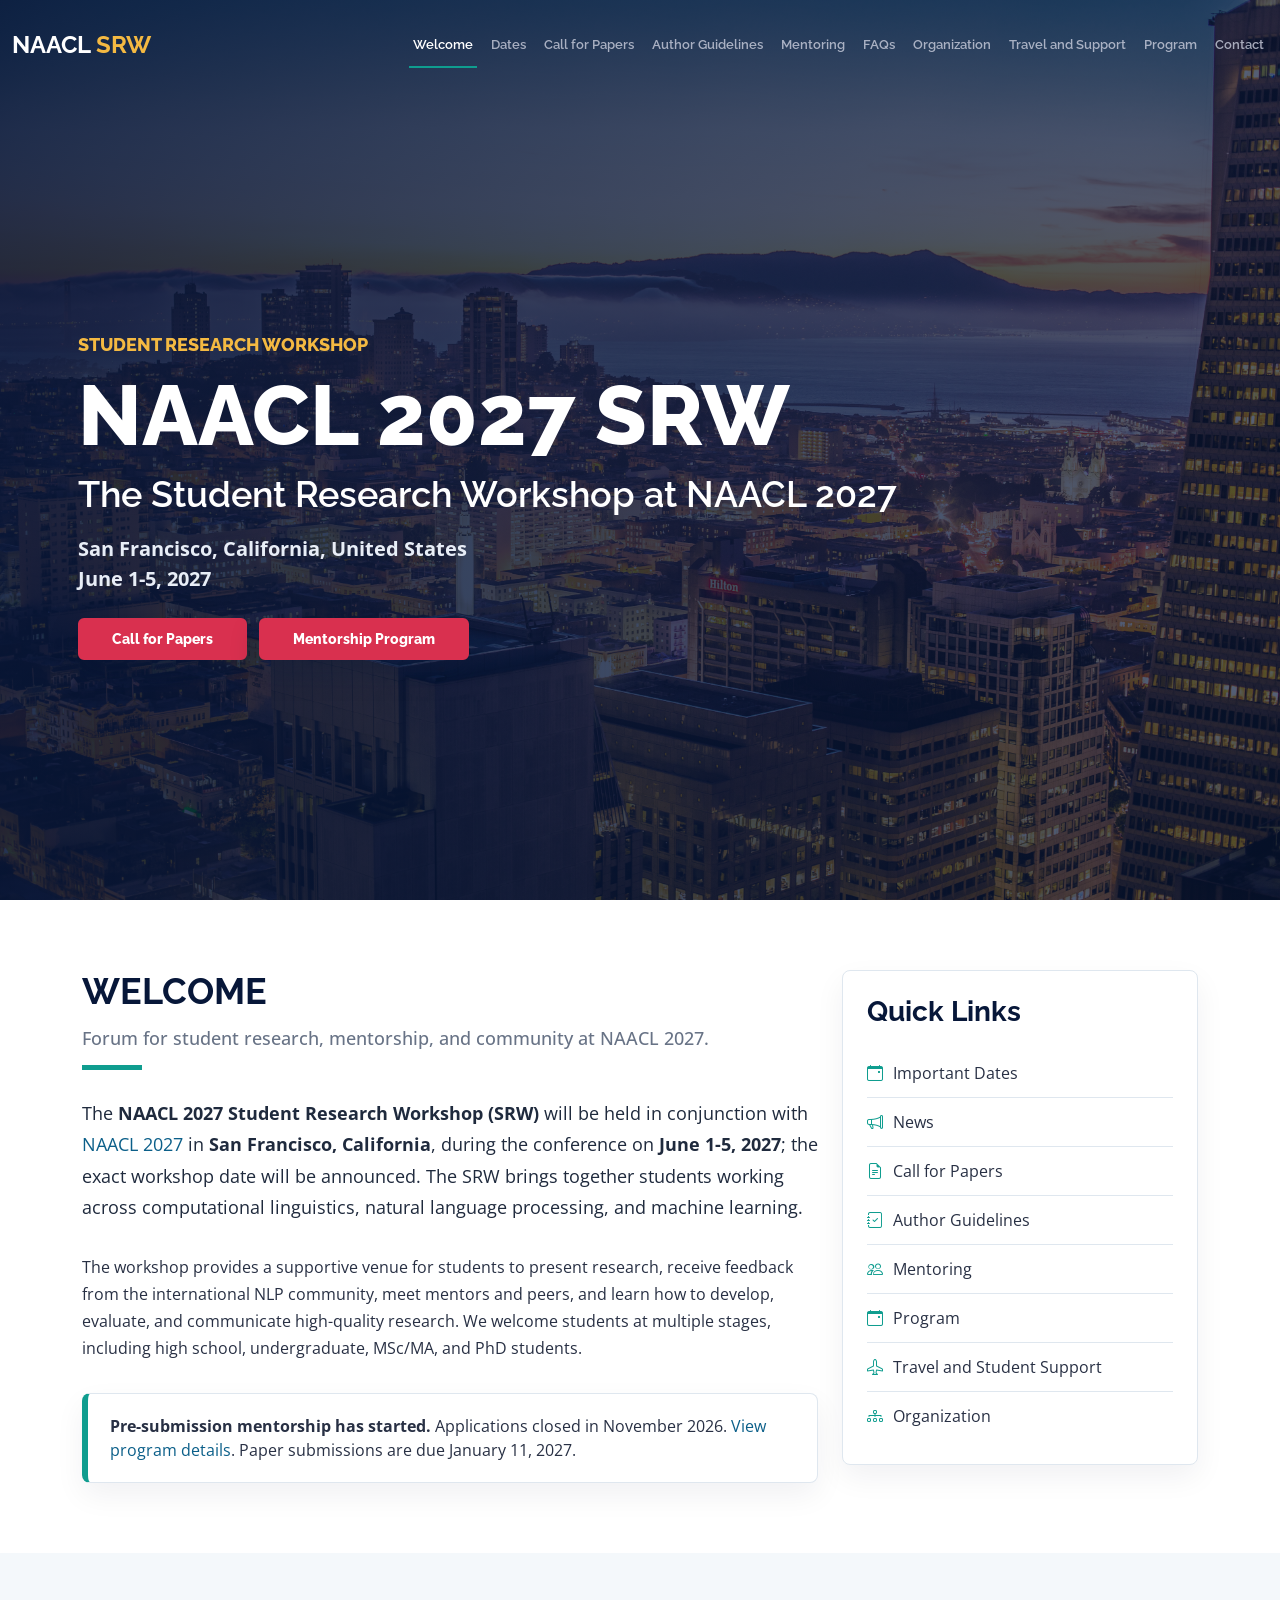
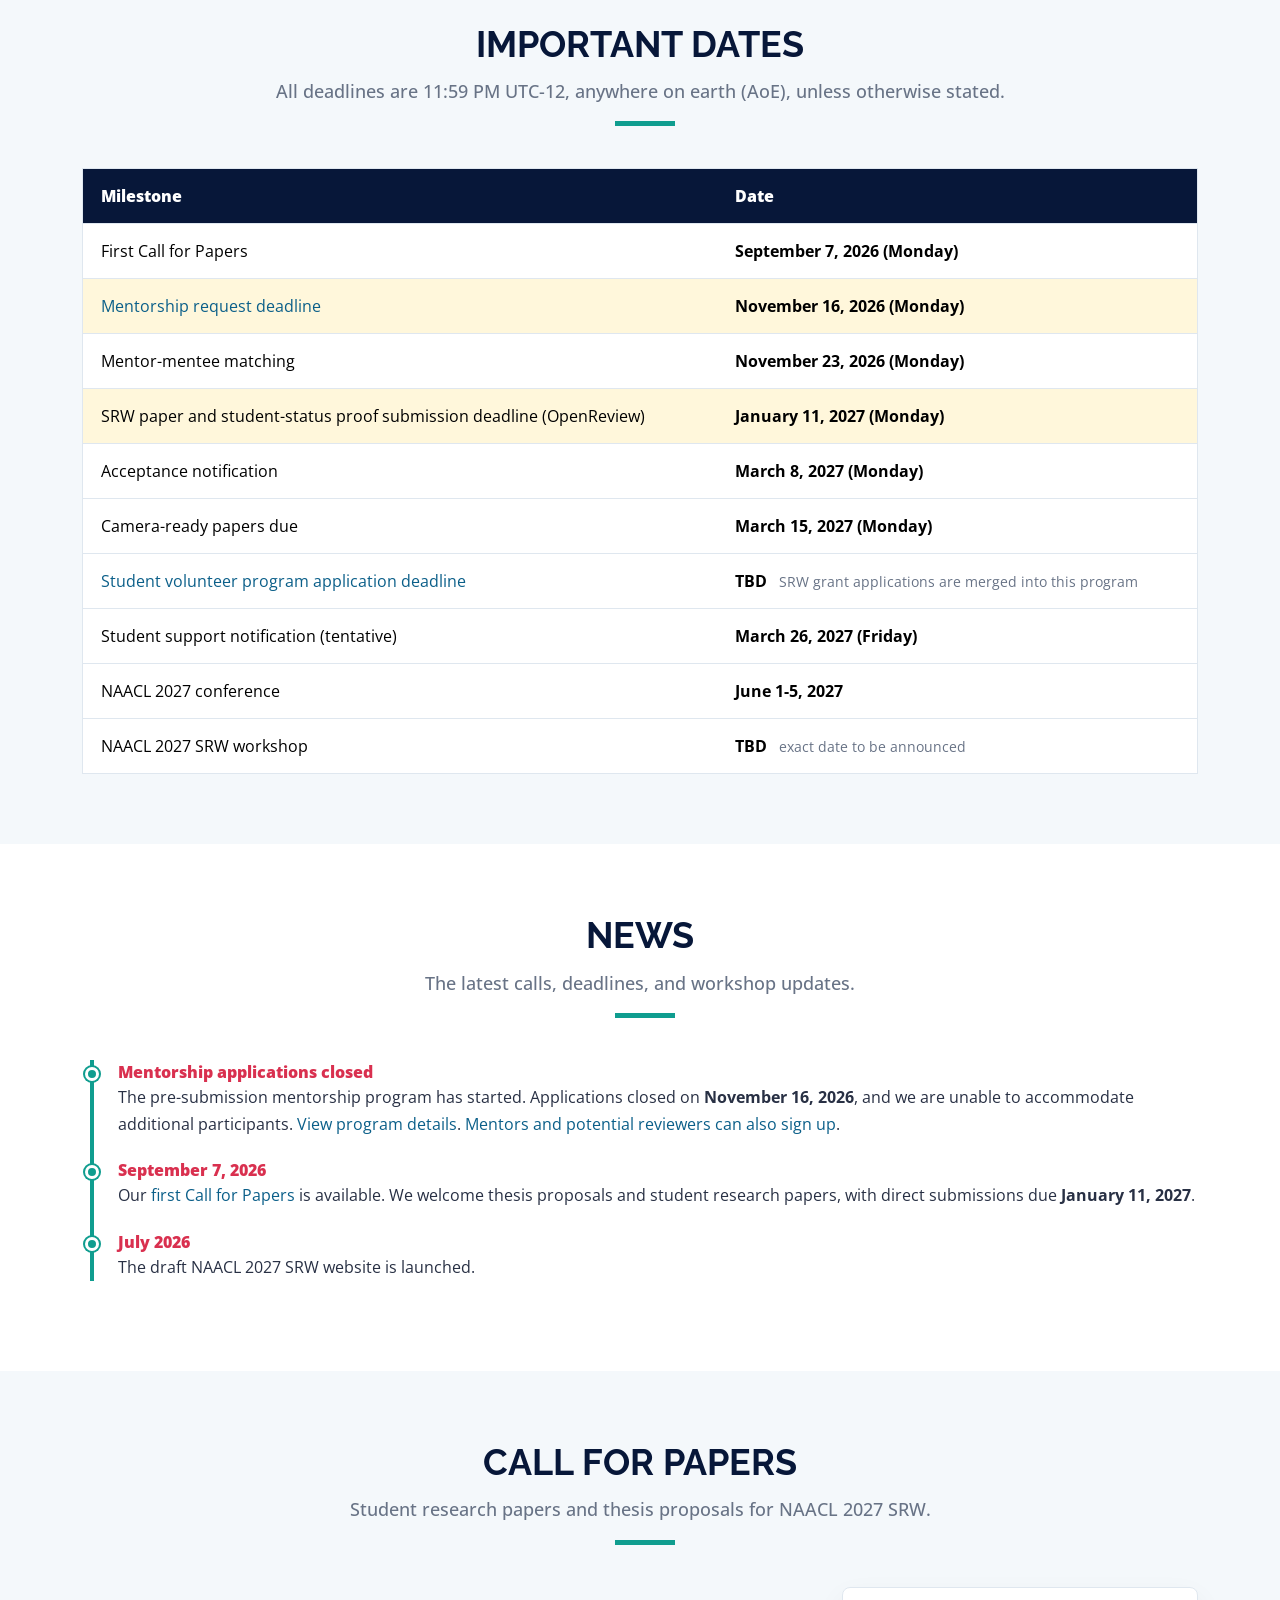
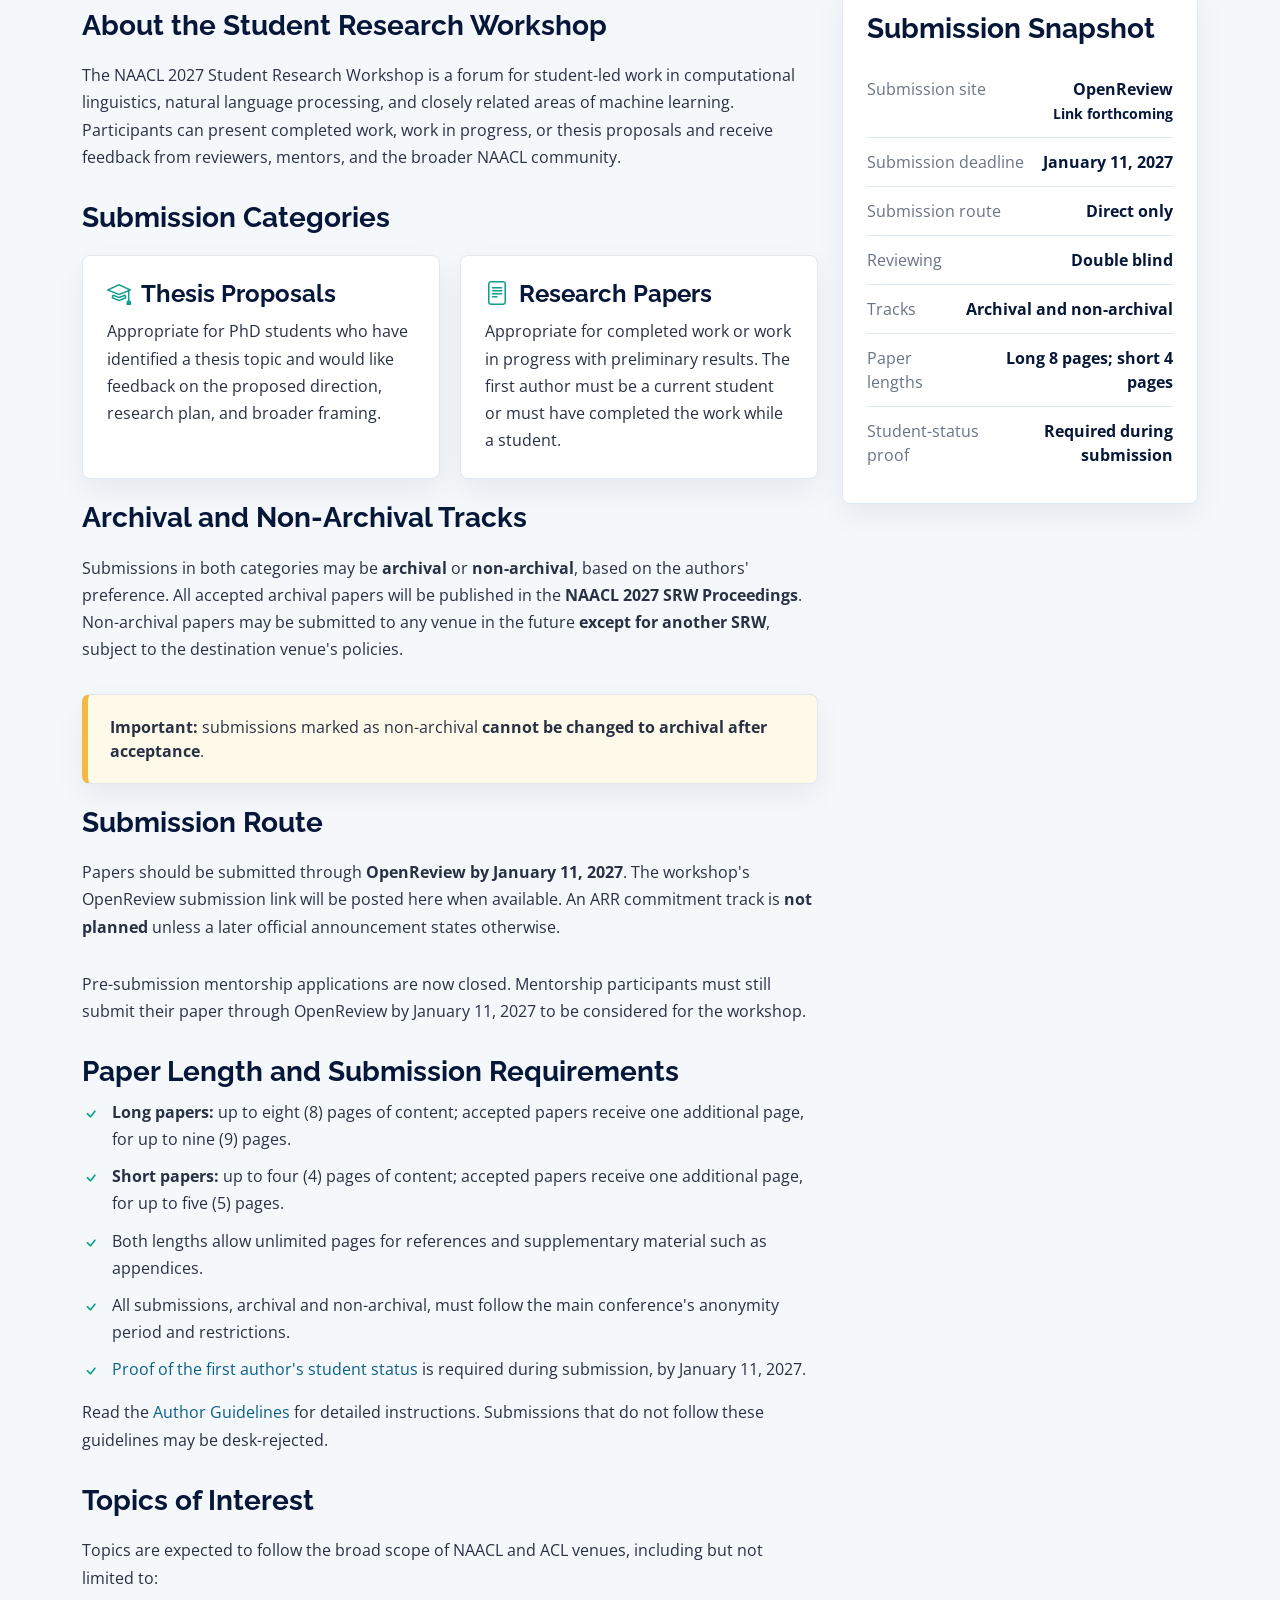
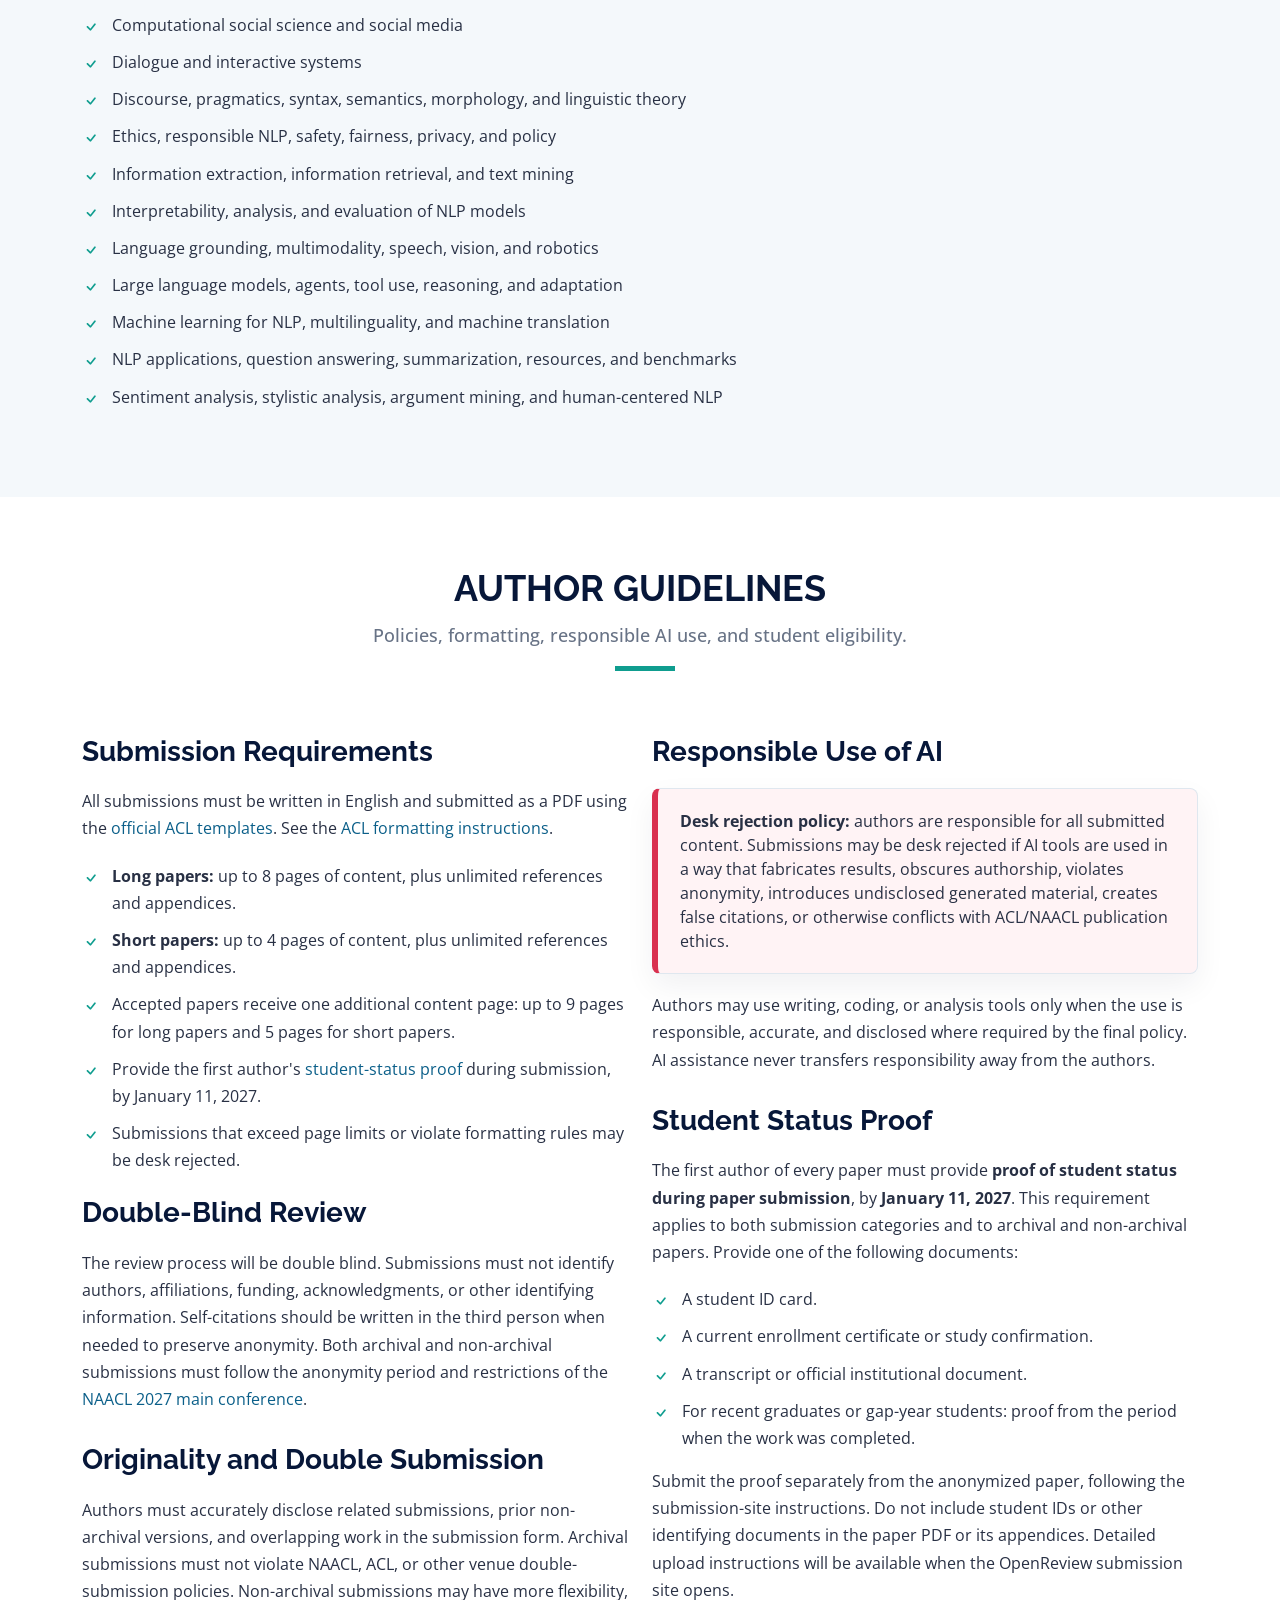
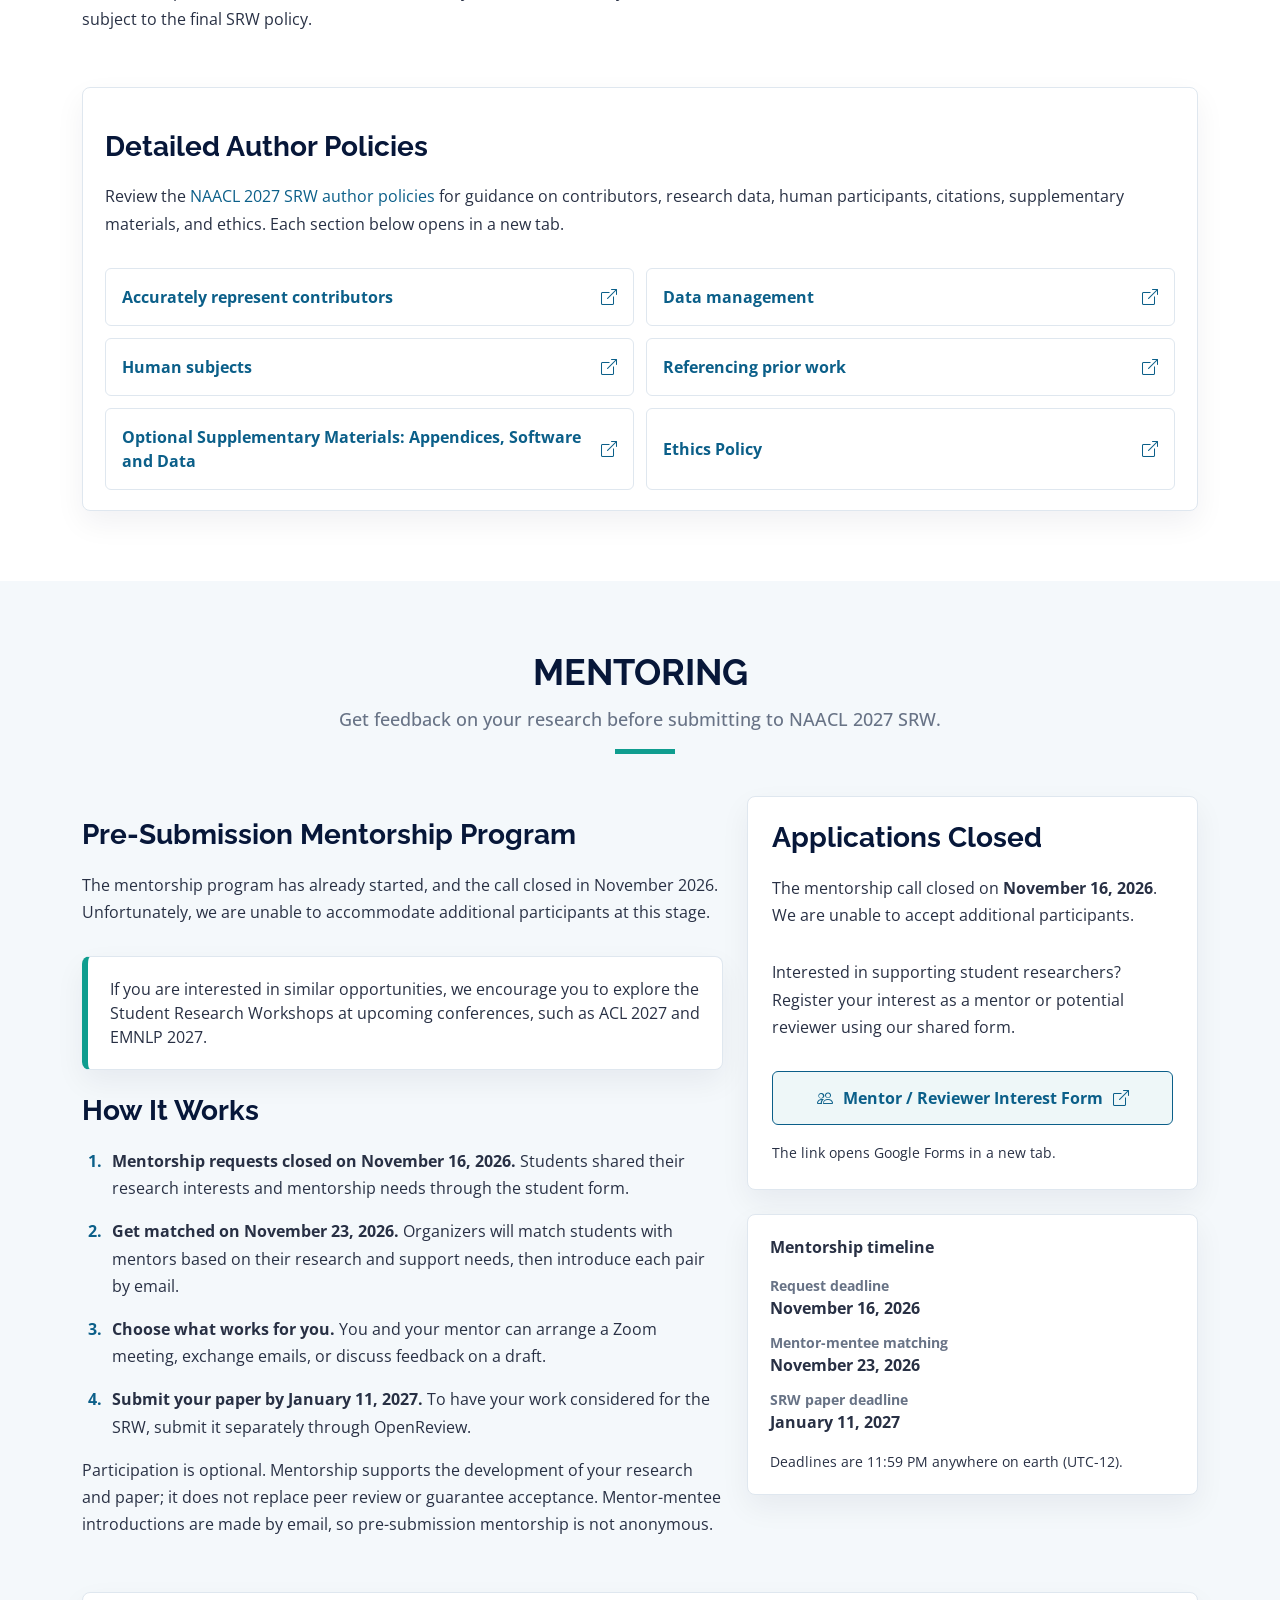
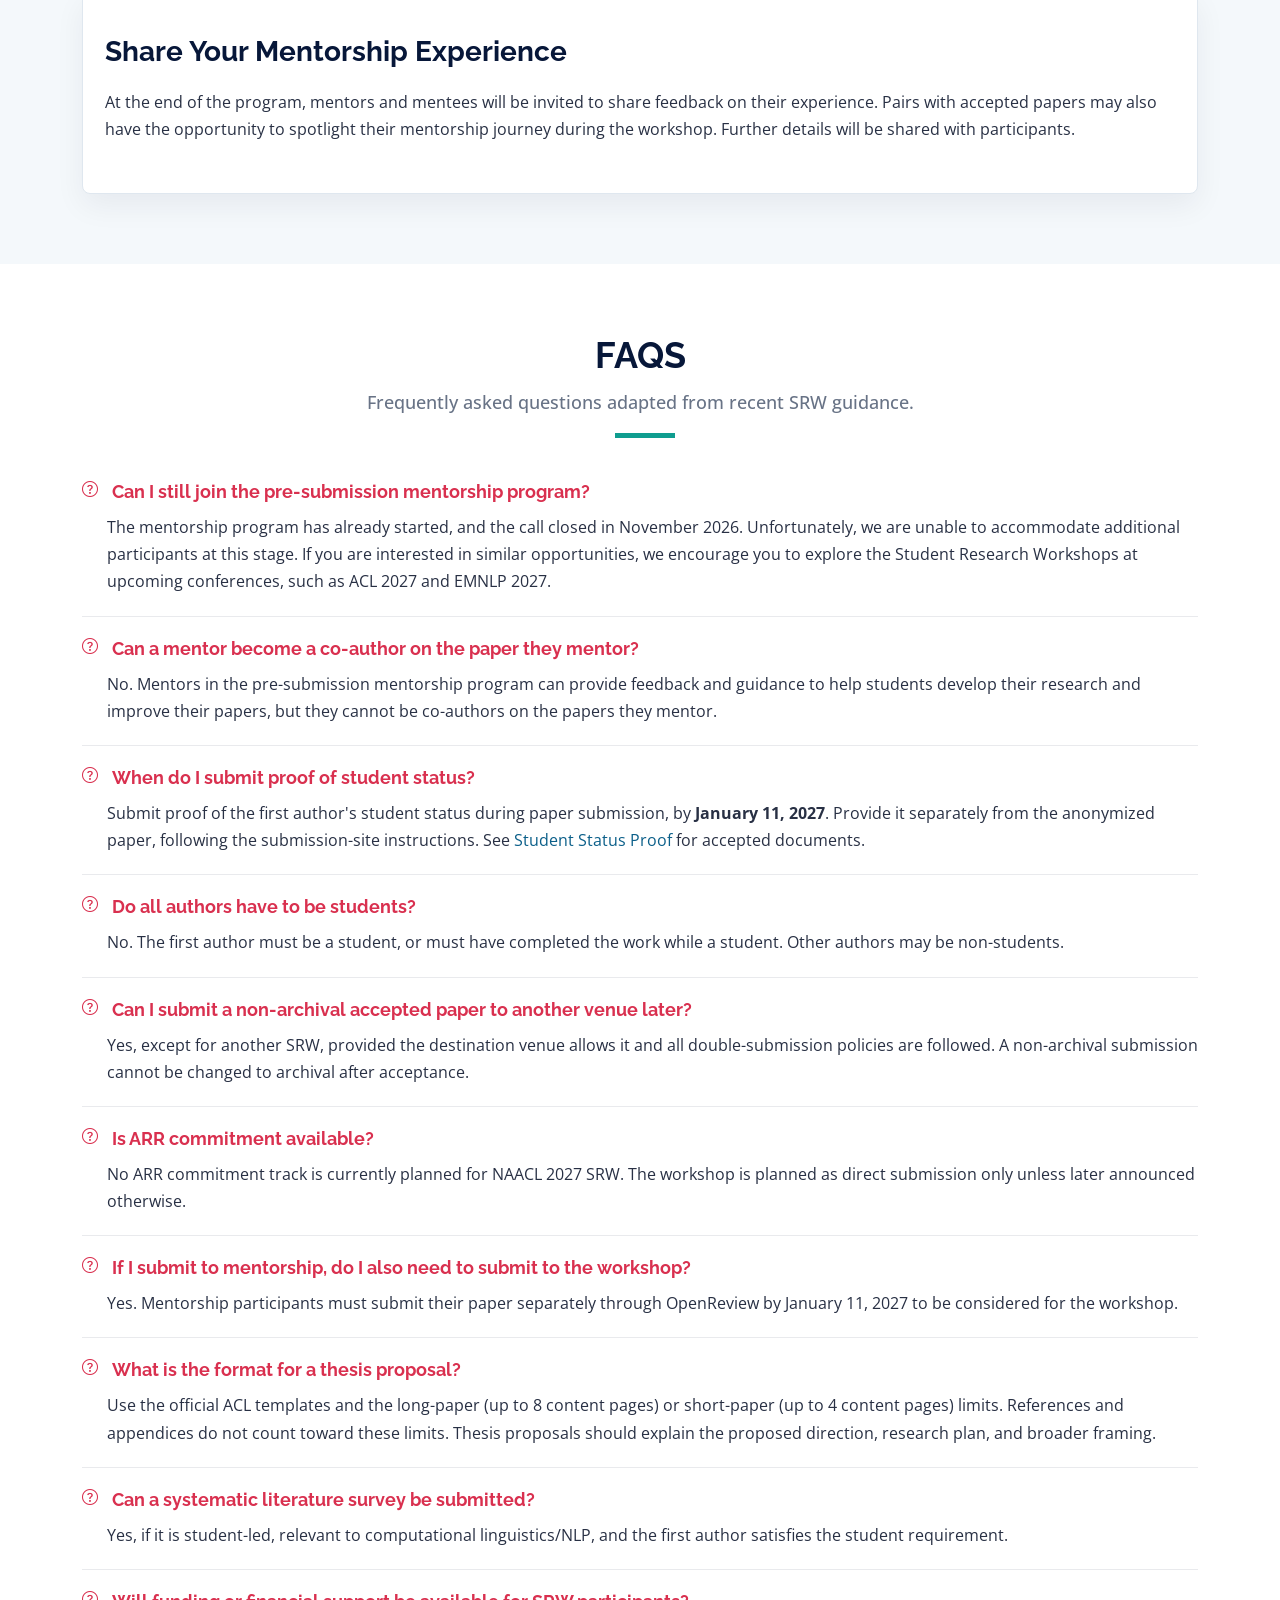
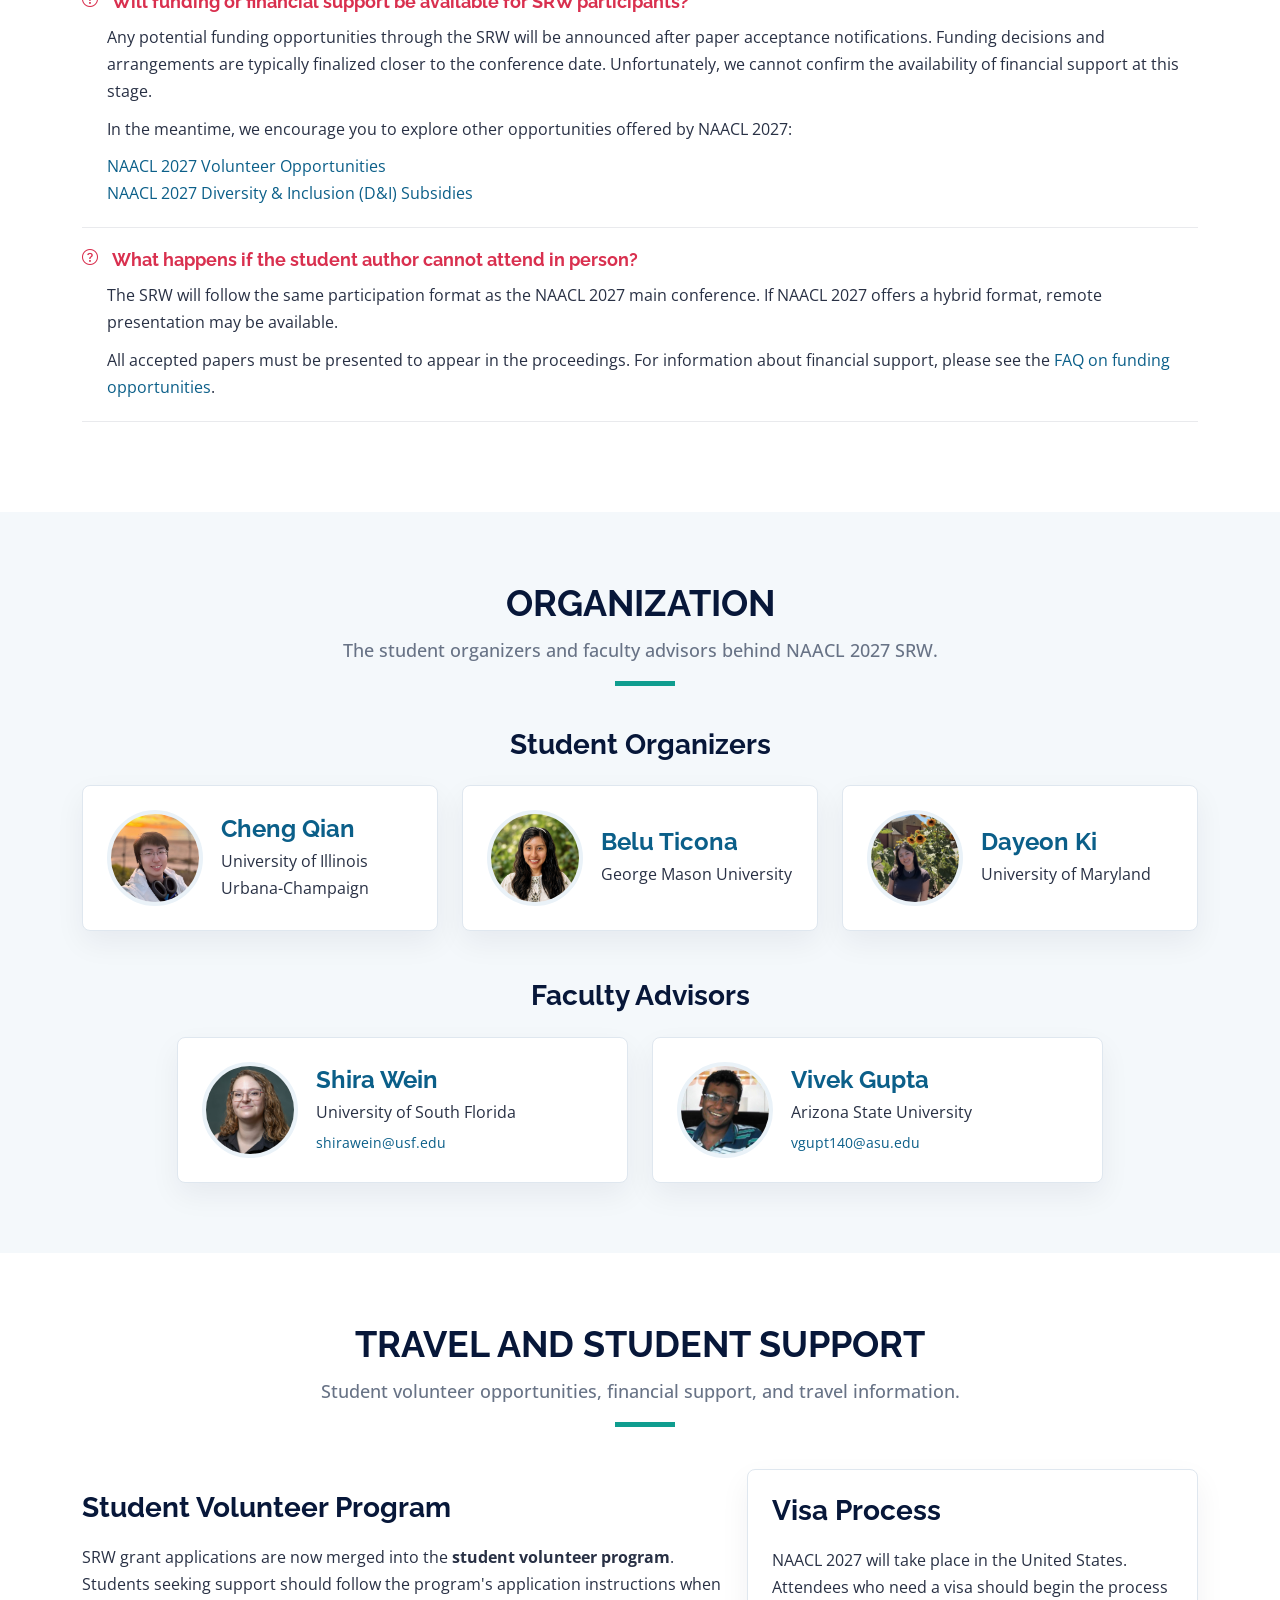
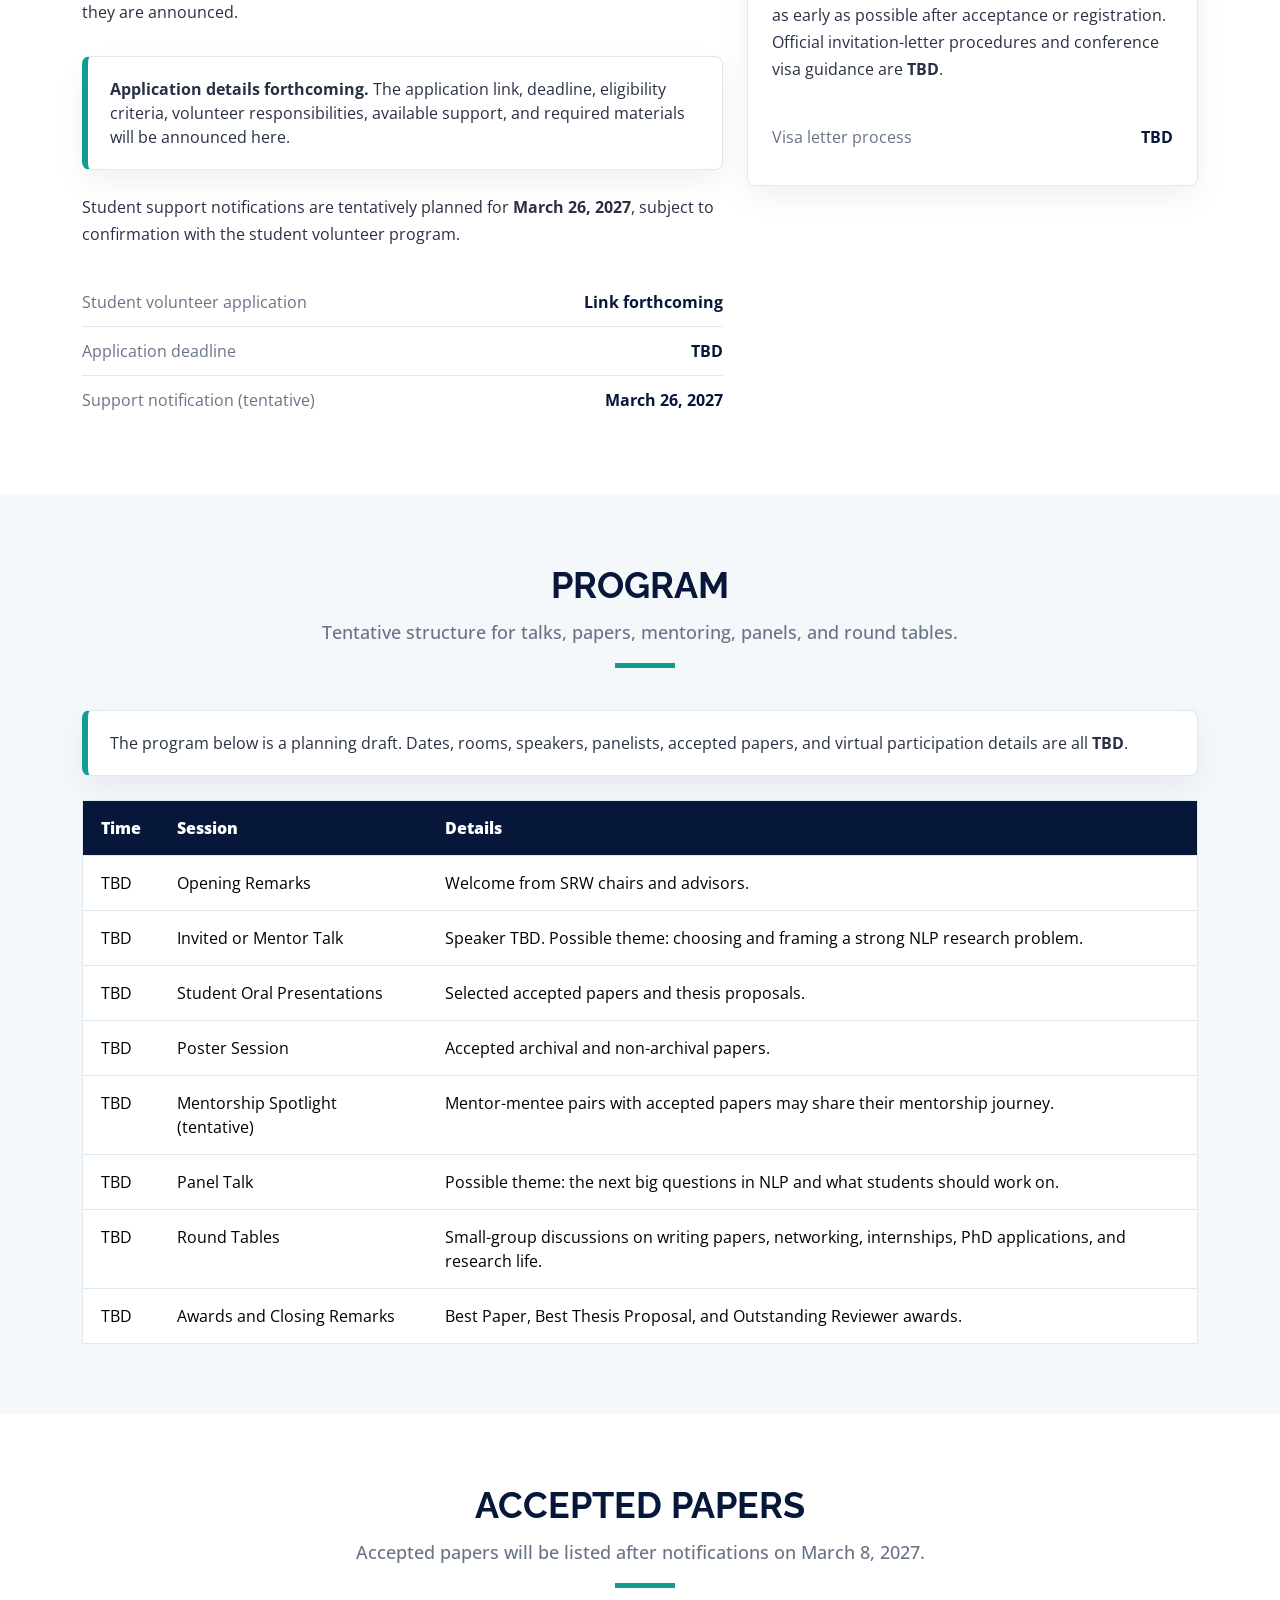
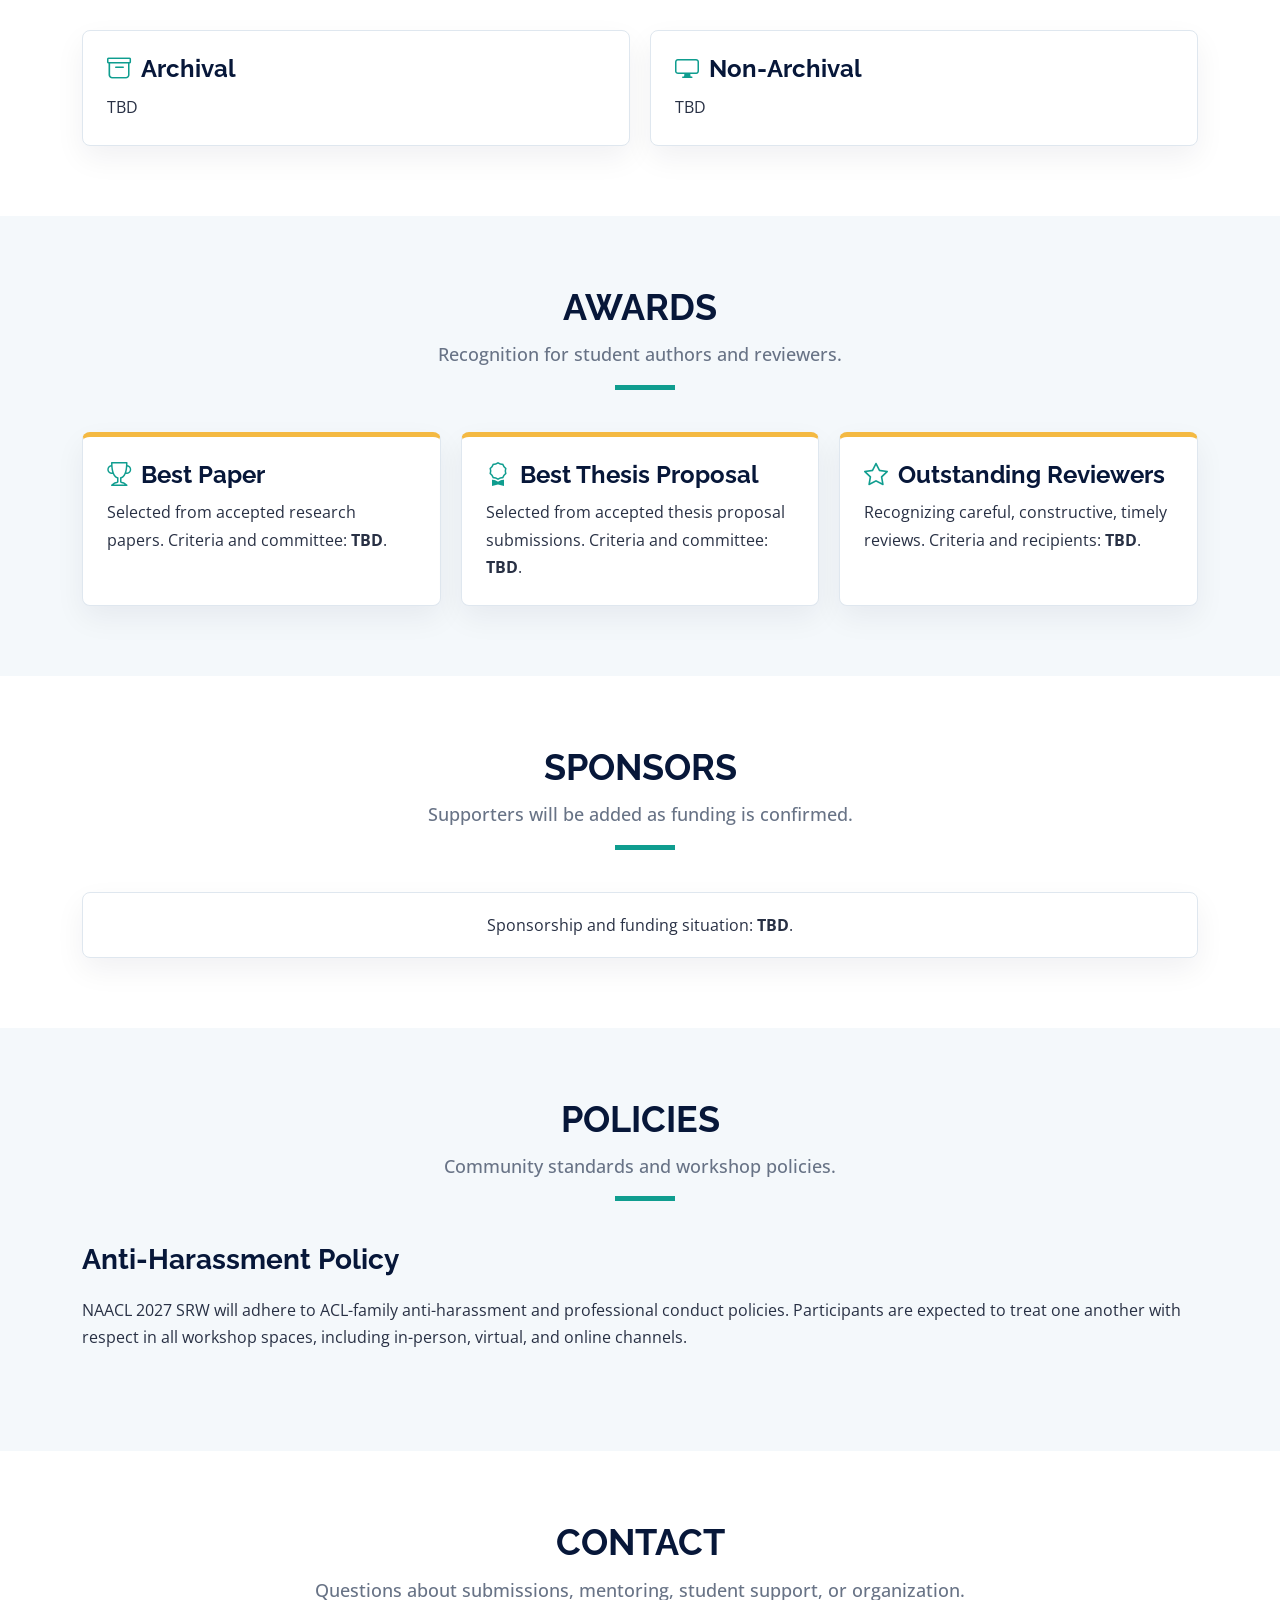
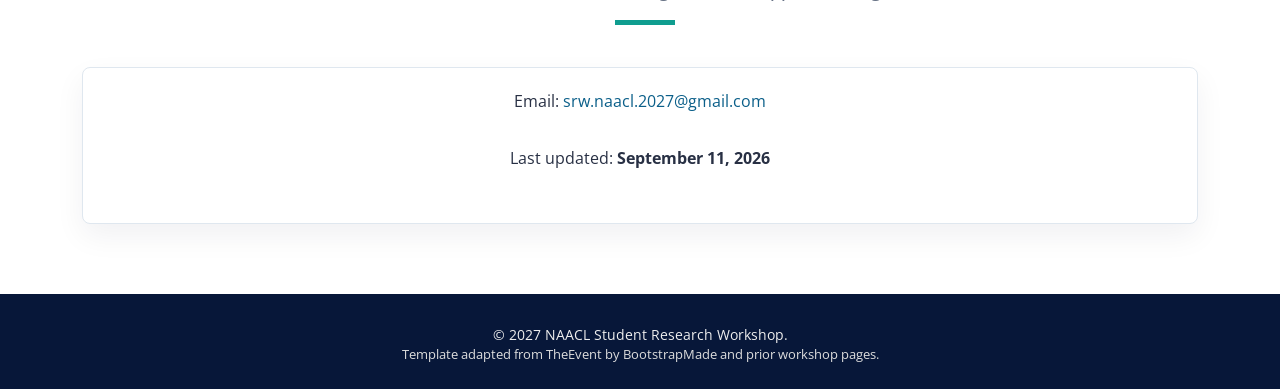
<file: index.html>
<!DOCTYPE html>
<html lang="en">

<head>
  <meta charset="utf-8">
  <meta content="width=device-width, initial-scale=1.0" name="viewport">

  <title>NAACL 2027 Student Research Workshop</title>
  <meta content="The NAACL 2027 Student Research Workshop, co-located with NAACL 2027 in San Francisco, California." name="description">
  <meta content="NAACL 2027, Student Research Workshop, SRW, NLP, computational linguistics, mentorship" name="keywords">

  <link href="assets/img/others/acl.png" rel="icon">
  <link href="assets/img/others/acl.png" rel="apple-touch-icon">

  <link href="https://fonts.googleapis.com/css?family=Open+Sans:300,300i,400,400i,700,700i|Raleway:300,400,500,700,800" rel="stylesheet">

  <link href="assets/vendor/aos/aos.css" rel="stylesheet">
  <link href="assets/vendor/bootstrap/css/bootstrap.min.css" rel="stylesheet">
  <link href="assets/vendor/bootstrap-icons/bootstrap-icons.css" rel="stylesheet">
  <link href="assets/vendor/glightbox/css/glightbox.min.css" rel="stylesheet">
  <link href="assets/vendor/swiper/swiper-bundle.min.css" rel="stylesheet">

  <link href="assets/css/style.css" rel="stylesheet">
</head>

<body>

  <header id="header" class="d-flex align-items-center">
    <div class="container-fluid container-xxl d-flex align-items-center">
      <div id="logo" class="me-auto">
        <h1><a href="#hero">NAACL<span> SRW</span></a></h1>
      </div>

      <nav id="navbar" class="navbar order-last order-lg-0">
        <ul>
          <li><a class="nav-link scrollto active" href="#hero">Welcome</a></li>
          <li><a class="nav-link scrollto" href="#dates">Dates</a></li>
          <li><a class="nav-link scrollto" href="#cfp">Call for Papers</a></li>
          <li><a class="nav-link scrollto" href="#author-guidelines">Author Guidelines</a></li>
          <li><a class="nav-link scrollto" href="#mentoring">Mentoring</a></li>
          <li><a class="nav-link scrollto" href="#faq">FAQs</a></li>
          <li><a class="nav-link scrollto" href="#organization">Organization</a></li>
          <li><a class="nav-link scrollto" href="#travel-grants">Travel and Support</a></li>
          <li><a class="nav-link scrollto" href="#program">Program</a></li>
          <li><a class="nav-link scrollto" href="#contact">Contact</a></li>
        </ul>
        <i class="bi bi-list mobile-nav-toggle"></i>
      </nav>
    </div>
  </header>

  <section id="hero">
    <div class="hero-container" data-aos="zoom-in" data-aos-delay="150">
      <p class="hero-kicker">Student Research Workshop</p>
      <h1>NAACL 2027 SRW</h1>
      <h2>The Student Research Workshop at NAACL 2027</h2>
      <p class="hero-location">
        San Francisco, California, United States<br>
        June 1-5, 2027
      </p>
      <div class="hero-actions">
        <a class="about-btn scrollto" href="#cfp">Call for Papers</a>
        <a class="about-btn scrollto" href="#mentoring">Mentorship Program</a>
      </div>
    </div>
  </section>

  <main id="main">

    <section id="welcome" class="section-light">
      <div class="container" data-aos="fade-up">
        <div class="row gy-4 align-items-start">
          <div class="col-lg-8">
            <div class="section-header section-header-left">
              <h2>Welcome</h2>
              <p>Forum for student research, mentorship, and community at NAACL 2027.</p>
            </div>
            <p class="lead-copy">
              The <strong>NAACL 2027 Student Research Workshop (SRW)</strong> will be held in conjunction with
              <a href="https://2027.naacl.org/" target="_blank" rel="noopener noreferrer">NAACL 2027</a> in
              <strong>San Francisco, California</strong>, during the conference on <strong>June 1-5, 2027</strong>; the exact workshop date will be announced. The SRW brings together
              students working across computational linguistics, natural language processing, and machine learning.
            </p>
            <p>
              The workshop provides a supportive venue for students to present research, receive feedback from the
              international NLP community, meet mentors and peers, and learn how to develop, evaluate, and communicate
              high-quality research. We welcome students at multiple stages, including high school, undergraduate,
              MSc/MA, and PhD students.
            </p>
            <div class="notice-card accent-card">
              <strong>Pre-submission mentorship has started.</strong> Applications closed in November 2026.
              <a href="#mentoring">View program details</a>. Paper submissions are due January 11, 2027.
            </div>
          </div>
          <div class="col-lg-4">
            <div class="side-panel">
              <h3>Quick Links</h3>
              <a href="#dates"><i class="bi bi-calendar-event"></i> Important Dates</a>
              <a href="#news"><i class="bi bi-megaphone"></i> News</a>
              <a href="#cfp"><i class="bi bi-file-earmark-text"></i> Call for Papers</a>
              <a href="#author-guidelines"><i class="bi bi-journal-check"></i> Author Guidelines</a>
              <a href="#mentoring"><i class="bi bi-people"></i> Mentoring</a>
              <a href="#program"><i class="bi bi-calendar-event"></i> Program</a>
              <a href="#travel-grants"><i class="bi bi-airplane"></i> Travel and Student Support</a>
              <a href="#organization"><i class="bi bi-diagram-3"></i> Organization</a>
            </div>
          </div>
        </div>
      </div>
    </section>

    <section id="dates" class="section-with-bg">
      <div class="container" data-aos="fade-up">
        <div class="section-header">
          <h2>Important Dates</h2>
          <p>All deadlines are 11:59 PM UTC-12, anywhere on earth (AoE), unless otherwise stated.</p>
        </div>
        <div class="table-responsive">
          <table class="schedule-table table align-middle">
            <thead><tr><th scope="col">Milestone</th><th scope="col">Date</th></tr></thead>
            <tbody>
              <tr><td>First Call for Papers</td><td><strong>September 7, 2026 (Monday)</strong></td></tr>
              <tr class="highlight-row"><td><a href="#mentoring">Mentorship request deadline</a></td><td><strong>November 16, 2026 (Monday)</strong></td></tr>
              <tr><td>Mentor-mentee matching</td><td><strong>November 23, 2026 (Monday)</strong></td></tr>
              <tr class="highlight-row"><td>SRW paper and student-status proof submission deadline (OpenReview)</td><td><strong>January 11, 2027 (Monday)</strong></td></tr>
              <tr><td>Acceptance notification</td><td><strong>March 8, 2027 (Monday)</strong></td></tr>
              <tr><td>Camera-ready papers due</td><td><strong>March 15, 2027 (Monday)</strong></td></tr>
              <tr><td><a href="#travel-grants">Student volunteer program application deadline</a></td><td><strong>TBD</strong> <span class="muted-note">SRW grant applications are merged into this program</span></td></tr>
              <tr><td>Student support notification (tentative)</td><td><strong>March 26, 2027 (Friday)</strong></td></tr>
              <tr><td>NAACL 2027 conference</td><td><strong>June 1-5, 2027</strong></td></tr>
              <tr><td>NAACL 2027 SRW workshop</td><td><strong>TBD</strong> <span class="muted-note">exact date to be announced</span></td></tr>
            </tbody>
          </table>
        </div>
      </div>
    </section>

    <section id="news">
      <div class="container" data-aos="fade-up">
        <div class="section-header">
          <h2>News</h2>
          <p>The latest calls, deadlines, and workshop updates.</p>
        </div>
        <div class="timeline-list">
          <div class="timeline-item">
            <span>Mentorship applications closed</span>
            <p>The pre-submission mentorship program has started. Applications closed on <strong>November 16, 2026</strong>, and we are unable to accommodate additional participants. <a href="#mentoring">View program details</a>. <a href="https://docs.google.com/forms/d/e/1FAIpQLSfvZ0bjUWfC56kJcdPS6WUtGZrHaBPmIbcsY8Fpsv4SsEPKjg/viewform" target="_blank" rel="noopener noreferrer">Mentors and potential reviewers can also sign up</a>.</p>
          </div>
          <div class="timeline-item">
            <span>September 7, 2026</span>
            <p>Our <a href="#cfp">first Call for Papers</a> is available. We welcome thesis proposals and student research papers, with direct submissions due <strong>January 11, 2027</strong>.</p>
          </div>
          <div class="timeline-item">
            <span>July 2026</span>
            <p>The draft NAACL 2027 SRW website is launched.</p>
          </div>
        </div>
      </div>
    </section>

    <section id="cfp" class="section-with-bg">
      <div class="container" data-aos="fade-up">
        <div class="section-header">
          <h2>Call for Papers</h2>
          <p>Student research papers and thesis proposals for NAACL 2027 SRW.</p>
        </div>

        <div class="row gy-4">
          <div class="col-lg-8">
            <h3>About the Student Research Workshop</h3>
            <p>
              The NAACL 2027 Student Research Workshop is a forum for student-led work in computational linguistics,
              natural language processing, and closely related areas of machine learning. Participants can present
              completed work, work in progress, or thesis proposals and receive feedback from reviewers, mentors, and
              the broader NAACL community.
            </p>

            <h3>Submission Categories</h3>
            <div class="info-grid two-col">
              <div class="info-card">
                <h4><i class="bi bi-mortarboard"></i> Thesis Proposals</h4>
                <p>
                  Appropriate for PhD students who have identified a thesis topic and would like feedback on the
                  proposed direction, research plan, and broader framing.
                </p>
              </div>
              <div class="info-card">
                <h4><i class="bi bi-file-text"></i> Research Papers</h4>
                <p>
                  Appropriate for completed work or work in progress with preliminary results. The first author must
                  be a current student or must have completed the work while a student.
                </p>
              </div>
            </div>

            <h3>Archival and Non-Archival Tracks</h3>
            <p>
              Submissions in both categories may be <strong>archival</strong> or <strong>non-archival</strong>, based on
              the authors' preference. All accepted archival papers will be published in the <strong>NAACL 2027 SRW
              Proceedings</strong>. Non-archival papers may be submitted to any venue in the future
              <strong>except for another SRW</strong>, subject to the destination venue's policies.
            </p>
            <div class="notice-card warning-card">
              <strong>Important:</strong> submissions marked as non-archival <strong>cannot be changed to archival after acceptance</strong>.
            </div>

            <h3>Submission Route</h3>
            <p>
              Papers should be submitted through <strong>OpenReview by January 11, 2027</strong>. The workshop's
              OpenReview submission link will be posted here when available. An ARR commitment track is
              <strong>not planned</strong> unless a later official announcement states otherwise.
            </p>
            <p>
              Pre-submission mentorship applications are now closed. Mentorship participants must still submit their
              paper through OpenReview by January 11, 2027 to be considered for the workshop.
            </p>
            <h3>Paper Length and Submission Requirements</h3>
            <ul class="check-list">
              <li><strong>Long papers:</strong> up to eight (8) pages of content; accepted papers receive one additional page, for up to nine (9) pages.</li>
              <li><strong>Short papers:</strong> up to four (4) pages of content; accepted papers receive one additional page, for up to five (5) pages.</li>
              <li>Both lengths allow unlimited pages for references and supplementary material such as appendices.</li>
              <li>All submissions, archival and non-archival, must follow the main conference's anonymity period and restrictions.</li>
              <li><a href="#student-status-proof">Proof of the first author's student status</a> is required during submission, by January 11, 2027.</li>
            </ul>
            <p>
              Read the <a href="#author-guidelines">Author Guidelines</a> for detailed instructions. Submissions that
              do not follow these guidelines may be desk-rejected.
            </p>

            <h3>Topics of Interest</h3>
            <p>Topics are expected to follow the broad scope of NAACL and ACL venues, including but not limited to:</p>
            <ul class="check-list">
              <li>Computational social science and social media</li>
              <li>Dialogue and interactive systems</li>
              <li>Discourse, pragmatics, syntax, semantics, morphology, and linguistic theory</li>
              <li>Ethics, responsible NLP, safety, fairness, privacy, and policy</li>
              <li>Information extraction, information retrieval, and text mining</li>
              <li>Interpretability, analysis, and evaluation of NLP models</li>
              <li>Language grounding, multimodality, speech, vision, and robotics</li>
              <li>Large language models, agents, tool use, reasoning, and adaptation</li>
              <li>Machine learning for NLP, multilinguality, and machine translation</li>
              <li>NLP applications, question answering, summarization, resources, and benchmarks</li>
              <li>Sentiment analysis, stylistic analysis, argument mining, and human-centered NLP</li>
            </ul>
          </div>

          <div class="col-lg-4">
            <div class="side-panel sticky-panel">
              <h3>Submission Snapshot</h3>
              <div class="snapshot-row">
                <span>Submission site</span>
                <strong>OpenReview<br><small>Link forthcoming</small></strong>
              </div>
              <div class="snapshot-row">
                <span>Submission deadline</span>
                <strong>January 11, 2027</strong>
              </div>
              <div class="snapshot-row">
                <span>Submission route</span>
                <strong>Direct only</strong>
              </div>
              <div class="snapshot-row">
                <span>Reviewing</span>
                <strong>Double blind</strong>
              </div>
              <div class="snapshot-row">
                <span>Tracks</span>
                <strong>Archival and non-archival</strong>
              </div>
              <div class="snapshot-row">
                <span>Paper lengths</span>
                <strong>Long 8 pages; short 4 pages</strong>
              </div>
              <div class="snapshot-row">
                <span>Student-status proof</span>
                <strong>Required during submission</strong>
              </div>
            </div>
          </div>
        </div>
      </div>
    </section>

    <section id="author-guidelines">
      <div class="container" data-aos="fade-up">
        <div class="section-header">
          <h2>Author Guidelines</h2>
          <p>Policies, formatting, responsible AI use, and student eligibility.</p>
        </div>

        <div class="row gy-4">
          <div class="col-lg-6">
            <h3>Submission Requirements</h3>
            <p>
              All submissions must be written in English and submitted as a PDF using the
              <a href="https://github.com/acl-org/ACLPUB/tree/master/templates" target="_blank" rel="noopener noreferrer">official ACL templates</a>.
              See the <a href="https://acl-org.github.io/ACLPUB/formatting.html" target="_blank" rel="noopener noreferrer">ACL formatting instructions</a>.
            </p>
            <ul class="check-list">
              <li><strong>Long papers:</strong> up to 8 pages of content, plus unlimited references and appendices.</li>
              <li><strong>Short papers:</strong> up to 4 pages of content, plus unlimited references and appendices.</li>
              <li>Accepted papers receive one additional content page: up to 9 pages for long papers and 5 pages for short papers.</li>
              <li>Provide the first author's <a href="#student-status-proof">student-status proof</a> during submission, by January 11, 2027.</li>
              <li>Submissions that exceed page limits or violate formatting rules may be desk rejected.</li>
            </ul>

            <h3>Double-Blind Review</h3>
            <p>
              The review process will be double blind. Submissions must not identify authors, affiliations, funding,
              acknowledgments, or other identifying information. Self-citations should be written in the third person
              when needed to preserve anonymity. Both archival and non-archival submissions must follow the
              anonymity period and restrictions of the <a href="https://2027.naacl.org/" target="_blank" rel="noopener noreferrer">NAACL 2027 main conference</a>.
            </p>

            <h3>Originality and Double Submission</h3>
            <p>
              Authors must accurately disclose related submissions, prior non-archival versions, and overlapping work in
              the submission form. Archival submissions must not violate NAACL, ACL, or other venue double-submission
              policies. Non-archival submissions may have more flexibility, subject to the final SRW policy.
            </p>
          </div>

          <div class="col-lg-6">
            <h3>Responsible Use of AI</h3>
            <div class="notice-card danger-card">
              <strong>Desk rejection policy:</strong> authors are responsible for all submitted content. Submissions may
              be desk rejected if AI tools are used in a way that fabricates results, obscures authorship, violates
              anonymity, introduces undisclosed generated material, creates false citations, or otherwise conflicts with
              ACL/NAACL publication ethics.
            </div>
            <p>
              Authors may use writing, coding, or analysis tools only when the use is responsible, accurate, and
              disclosed where required by the final policy. AI assistance never transfers responsibility away from the
              authors.
            </p>

            <h3 id="student-status-proof">Student Status Proof</h3>
            <p>
              The first author of every paper must provide <strong>proof of student status during paper submission</strong>,
              by <strong>January 11, 2027</strong>. This requirement applies to both submission categories and to archival
              and non-archival papers.
              Provide one of the following documents:
            </p>
            <ul class="check-list">
              <li>A student ID card.</li>
              <li>A current enrollment certificate or study confirmation.</li>
              <li>A transcript or official institutional document.</li>
              <li>For recent graduates or gap-year students: proof from the period when the work was completed.</li>
            </ul>
            <p>Submit the proof separately from the anonymized paper, following the submission-site instructions.
              Do not include student IDs or other identifying documents in the paper PDF or its appendices.
              Detailed upload instructions will be available when the OpenReview submission site opens.</p>
          </div>
        </div>

        <div class="program-note mt-4" id="detailed-author-guidelines">
          <h3>Detailed Author Policies</h3>
          <p>
            Review the <a href="author-guidelines.html" target="_blank" rel="noopener noreferrer">NAACL 2027 SRW author policies</a>
            for guidance on contributors, research data, human participants, citations, supplementary materials, and ethics.
            Each section below opens in a new tab.
          </p>
          <div class="policy-links">
            <a href="author-guidelines.html#accurately-represent-contributors" target="_blank" rel="noopener noreferrer">Accurately represent contributors <i class="bi bi-box-arrow-up-right" aria-hidden="true"></i></a>
            <a href="author-guidelines.html#data-management" target="_blank" rel="noopener noreferrer">Data management <i class="bi bi-box-arrow-up-right" aria-hidden="true"></i></a>
            <a href="author-guidelines.html#human-subjects" target="_blank" rel="noopener noreferrer">Human subjects <i class="bi bi-box-arrow-up-right" aria-hidden="true"></i></a>
            <a href="author-guidelines.html#referencing-prior-work" target="_blank" rel="noopener noreferrer">Referencing prior work <i class="bi bi-box-arrow-up-right" aria-hidden="true"></i></a>
            <a href="author-guidelines.html#optional-supplementary-materials-appendices-software-and-data" target="_blank" rel="noopener noreferrer">Optional Supplementary Materials: Appendices, Software and Data <i class="bi bi-box-arrow-up-right" aria-hidden="true"></i></a>
            <a href="author-guidelines.html#ethics-policy" target="_blank" rel="noopener noreferrer">Ethics Policy <i class="bi bi-box-arrow-up-right" aria-hidden="true"></i></a>
          </div>
        </div>
      </div>
    </section>

    <section id="mentoring" class="section-with-bg">
      <div class="container" data-aos="fade-up">
        <div class="section-header">
          <h2>Mentoring</h2>
          <p>Get feedback on your research before submitting to NAACL 2027 SRW.</p>
        </div>
        <div class="row gy-4">
          <div class="col-lg-7">
            <h3>Pre-Submission Mentorship Program</h3>
            <p>
              The mentorship program has already started, and the call closed in November 2026.
              Unfortunately, we are unable to accommodate additional participants at this stage.
            </p>
            <div class="notice-card accent-card mb-4">
              If you are interested in similar opportunities, we encourage you to explore the Student Research
              Workshops at upcoming conferences, such as ACL 2027 and EMNLP 2027.
            </div>
            <h3>How It Works</h3>
            <ol class="mentorship-steps">
              <li><strong>Mentorship requests closed on November 16, 2026.</strong> Students shared their research interests and mentorship needs through the student form.</li>
              <li><strong>Get matched on November 23, 2026.</strong> Organizers will match students with mentors based on their research and support needs, then introduce each pair by email.</li>
              <li><strong>Choose what works for you.</strong> You and your mentor can arrange a Zoom meeting, exchange emails, or discuss feedback on a draft.</li>
              <li><strong>Submit your paper by January 11, 2027.</strong> To have your work considered for the SRW, submit it separately through OpenReview.</li>
            </ol>
            <p>
              Participation is optional. Mentorship supports the development of your research and paper; it does not
              replace peer review or guarantee acceptance. Mentor-mentee introductions are made by email, so
              pre-submission mentorship is not anonymous.
            </p>
          </div>
          <div class="col-lg-5">
            <div class="side-panel mentorship-signup">
              <h3>Applications Closed</h3>
              <p>The mentorship call closed on <strong>November 16, 2026</strong>. We are unable to accept additional participants.</p>
              <p class="mt-4">Interested in supporting student researchers? Register your interest as a mentor or potential reviewer using our shared form.</p>
              <a class="signup-link signup-link-secondary" href="https://docs.google.com/forms/d/e/1FAIpQLSfvZ0bjUWfC56kJcdPS6WUtGZrHaBPmIbcsY8Fpsv4SsEPKjg/viewform" target="_blank" rel="noopener noreferrer"><i class="bi bi-people" aria-hidden="true"></i> Mentor / Reviewer Interest Form <i class="bi bi-box-arrow-up-right" aria-hidden="true"></i></a>
              <p class="small mt-3 mb-0">The link opens Google Forms in a new tab.</p>
            </div>
            <div class="notice-card mt-4">
              <strong>Mentorship timeline</strong>
              <dl class="mentorship-dates">
                <dt>Request deadline</dt><dd>November 16, 2026</dd>
                <dt>Mentor-mentee matching</dt><dd>November 23, 2026</dd>
                <dt>SRW paper deadline</dt><dd>January 11, 2027</dd>
              </dl>
              <p class="small mb-0">Deadlines are 11:59 PM anywhere on earth (UTC-12).</p>
            </div>
          </div>
        </div>
        <div class="program-note mt-4">
          <h3>Share Your Mentorship Experience</h3>
          <p>
            At the end of the program, mentors and mentees will be invited to share feedback on their experience.
            Pairs with accepted papers may also have the opportunity to spotlight their mentorship journey during
            the workshop. Further details will be shared with participants.
          </p>
        </div>
      </div>
    </section>

    <section id="faq">
      <div class="container" data-aos="fade-up">
        <div class="section-header">
          <h2>FAQs</h2>
          <p>Frequently asked questions adapted from recent SRW guidance.</p>
        </div>

        <ul class="faq-list">
          <li>
            <div class="question"><i class="bi bi-question-circle"></i> Can I still join the pre-submission mentorship program?</div>
            <p>The mentorship program has already started, and the call closed in November 2026. Unfortunately, we are unable to accommodate additional participants at this stage. If you are interested in similar opportunities, we encourage you to explore the Student Research Workshops at upcoming conferences, such as ACL 2027 and EMNLP 2027.</p>
          </li>
          <li>
            <div class="question"><i class="bi bi-question-circle"></i> Can a mentor become a co-author on the paper they mentor?</div>
            <p>No. Mentors in the pre-submission mentorship program can provide feedback and guidance to help students develop their research and improve their papers, but they cannot be co-authors on the papers they mentor.</p>
          </li>
          <li>
            <div class="question"><i class="bi bi-question-circle"></i> When do I submit proof of student status?</div>
            <p>Submit proof of the first author's student status during paper submission, by <strong>January 11, 2027</strong>.
              Provide it separately from the anonymized paper, following the submission-site instructions.
              See <a href="#student-status-proof">Student Status Proof</a> for accepted documents.</p>
          </li>
          <li>
            <div class="question"><i class="bi bi-question-circle"></i> Do all authors have to be students?</div>
            <p>No. The first author must be a student, or must have completed the work while a student. Other authors may be non-students.</p>
          </li>
          <li>
            <div class="question"><i class="bi bi-question-circle"></i> Can I submit a non-archival accepted paper to another venue later?</div>
            <p>Yes, except for another SRW, provided the destination venue allows it and all double-submission policies are followed. A non-archival submission cannot be changed to archival after acceptance.</p>
          </li>
          <li>
            <div class="question"><i class="bi bi-question-circle"></i> Is ARR commitment available?</div>
            <p>No ARR commitment track is currently planned for NAACL 2027 SRW. The workshop is planned as direct submission only unless later announced otherwise.</p>
          </li>
          <li>
            <div class="question"><i class="bi bi-question-circle"></i> If I submit to mentorship, do I also need to submit to the workshop?</div>
            <p>Yes. Mentorship participants must submit their paper separately through OpenReview by January 11, 2027 to be considered for the workshop.</p>
          </li>
          <li>
            <div class="question"><i class="bi bi-question-circle"></i> What is the format for a thesis proposal?</div>
            <p>Use the official ACL templates and the long-paper (up to 8 content pages) or short-paper (up to 4 content pages) limits. References and appendices do not count toward these limits. Thesis proposals should explain the proposed direction, research plan, and broader framing.</p>
          </li>
          <li>
            <div class="question"><i class="bi bi-question-circle"></i> Can a systematic literature survey be submitted?</div>
            <p>Yes, if it is student-led, relevant to computational linguistics/NLP, and the first author satisfies the student requirement.</p>
          </li>
          <li id="faq-funding">
            <div class="question"><i class="bi bi-question-circle"></i> Will funding or financial support be available for SRW participants?</div>
            <p>Any potential funding opportunities through the SRW will be announced after paper acceptance notifications.
              Funding decisions and arrangements are typically finalized closer to the conference date.
              Unfortunately, we cannot confirm the availability of financial support at this stage.</p>
            <p>In the meantime, we encourage you to explore other opportunities offered by NAACL 2027:</p>
            <p>
              <a href="https://2027.naacl.org/calls/volunteers/" target="_blank" rel="noopener noreferrer">NAACL 2027 Volunteer Opportunities</a><br>
              <a href="https://2027.naacl.org/calls/di_subsidies/" target="_blank" rel="noopener noreferrer">NAACL 2027 Diversity &amp; Inclusion (D&amp;I) Subsidies</a>
            </p>
          </li>
          <li>
            <div class="question"><i class="bi bi-question-circle"></i> What happens if the student author cannot attend in person?</div>
            <p>The SRW will follow the same participation format as the NAACL 2027 main conference. If NAACL 2027 offers a hybrid format, remote presentation may be available.</p>
            <p>All accepted papers must be presented to appear in the proceedings. For information about financial support, please see the <a href="#faq-funding">FAQ on funding opportunities</a>.</p>
          </li>
        </ul>
      </div>
    </section>

    <section id="organization" class="section-with-bg">
      <div class="container" data-aos="fade-up">
        <div class="section-header">
          <h2>Organization</h2>
          <p>The student organizers and faculty advisors behind NAACL 2027 SRW.</p>
        </div>

        <h3 class="organization-heading">Student Organizers</h3>
        <div class="row gy-4 justify-content-center">
          <div class="col-lg-4 col-md-6">
            <div class="org-block">
              <div class="person-card">
                <img src="assets/img/organizers/profile_cheng.jpg" alt="Cheng Qian">
                <div>
                  <h4><a href="https://qiancheng0.github.io/" target="_blank" rel="noopener noreferrer">Cheng Qian</a></h4>
                  <p>University of Illinois Urbana-Champaign</p>
                </div>
              </div>
            </div>
          </div>

          <div class="col-lg-4 col-md-6">
            <div class="org-block">
              <div class="person-card">
                <img src="assets/img/organizers/profile_belu.png" alt="Belu Ticona">
                <div>
                  <h4><a href="https://beluticona.github.io/" target="_blank" rel="noopener noreferrer">Belu Ticona</a></h4>
                  <p>George Mason University</p>
                </div>
              </div>
            </div>
          </div>

          <div class="col-lg-4 col-md-6">
            <div class="org-block">
              <div class="person-card">
                <img src="assets/img/organizers/profile_dayeon.png" alt="Dayeon Ki">
                <div>
                  <h4><a href="https://dayeonki.github.io/" target="_blank" rel="noopener noreferrer">Dayeon Ki</a></h4>
                  <p>University of Maryland</p>
                </div>
              </div>
            </div>
          </div>
        </div>

        <h3 class="organization-heading mt-5">Faculty Advisors</h3>
        <div class="row gy-4 justify-content-center">
          <div class="col-lg-5 col-md-6">
            <div class="org-block h-100">
              <div class="person-card">
                <img src="assets/img/organizers/profile_shira.jpg" alt="Shira Wein" width="96" height="96" loading="lazy">
                <div>
                  <h4><a href="https://shirawein.github.io/" target="_blank" rel="noopener noreferrer">Shira Wein</a></h4>
                  <p>University of South Florida</p>
                  <a class="person-email" href="mailto:shirawein@usf.edu">shirawein@usf.edu</a>
                </div>
              </div>
            </div>
          </div>
          <div class="col-lg-5 col-md-6">
            <div class="org-block h-100">
              <div class="person-card">
                <img src="assets/img/organizers/profile_vivek.jpg" alt="Vivek Gupta" width="96" height="96" loading="lazy">
                <div>
                  <h4><a href="https://search.asu.edu/profile/5176374" target="_blank" rel="noopener noreferrer">Vivek Gupta</a></h4>
                  <p>Arizona State University</p>
                  <a class="person-email" href="mailto:vgupt140@asu.edu">vgupt140@asu.edu</a>
                </div>
              </div>
            </div>
          </div>
        </div>
      </div>
    </section>

    <section id="travel-grants">
      <div class="container" data-aos="fade-up">
        <div class="section-header">
          <h2>Travel and Student Support</h2>
          <p>Student volunteer opportunities, financial support, and travel information.</p>
        </div>

        <div class="row gy-4">
          <div class="col-lg-7">
            <h3>Student Volunteer Program</h3>
            <p>
              SRW grant applications are now merged into the <strong>student volunteer program</strong>.
              Students seeking support should follow the program's application instructions when they are announced.
            </p>
            <div class="notice-card accent-card">
              <strong>Application details forthcoming.</strong> The application link, deadline, eligibility criteria,
              volunteer responsibilities, available support, and required materials will be announced here.
            </div>
            <p class="mt-4">
              Student support notifications are tentatively planned for <strong>March 26, 2027</strong>,
              subject to confirmation with the student volunteer program.
            </p>
            <div class="snapshot-row">
              <span>Student volunteer application</span>
              <strong>Link forthcoming</strong>
            </div>
            <div class="snapshot-row">
              <span>Application deadline</span>
              <strong>TBD</strong>
            </div>
            <div class="snapshot-row">
              <span>Support notification (tentative)</span>
              <strong>March 26, 2027</strong>
            </div>
          </div>

          <div class="col-lg-5">
            <div class="side-panel">
              <h3>Visa Process</h3>
              <p>
                NAACL 2027 will take place in the United States. Attendees who need a visa should begin the process as
                early as possible after acceptance or registration. Official invitation-letter procedures and conference
                visa guidance are <strong>TBD</strong>.
              </p>
              <div class="snapshot-row">
                <span>Visa letter process</span>
                <strong>TBD</strong>
              </div>
            </div>
          </div>
        </div>
      </div>
    </section>

    <section id="program" class="section-with-bg">
      <div class="container" data-aos="fade-up">
        <div class="section-header">
          <h2>Program</h2>
          <p>Tentative structure for talks, papers, mentoring, panels, and round tables.</p>
        </div>

        <div class="notice-card accent-card">
          The program below is a planning draft. Dates, rooms, speakers, panelists, accepted papers, and virtual
          participation details are all <strong>TBD</strong>.
        </div>

        <div class="table-responsive mt-4">
          <table class="schedule-table table align-middle">
            <thead>
              <tr>
                <th>Time</th>
                <th>Session</th>
                <th>Details</th>
              </tr>
            </thead>
            <tbody>
              <tr>
                <td>TBD</td>
                <td>Opening Remarks</td>
                <td>Welcome from SRW chairs and advisors.</td>
              </tr>
              <tr>
                <td>TBD</td>
                <td>Invited or Mentor Talk</td>
                <td>Speaker TBD. Possible theme: choosing and framing a strong NLP research problem.</td>
              </tr>
              <tr>
                <td>TBD</td>
                <td>Student Oral Presentations</td>
                <td>Selected accepted papers and thesis proposals.</td>
              </tr>
              <tr>
                <td>TBD</td>
                <td>Poster Session</td>
                <td>Accepted archival and non-archival papers.</td>
              </tr>
              <tr>
                <td>TBD</td>
                <td>Mentorship Spotlight (tentative)</td>
                <td>Mentor-mentee pairs with accepted papers may share their mentorship journey.</td>
              </tr>
              <tr>
                <td>TBD</td>
                <td>Panel Talk</td>
                <td>Possible theme: the next big questions in NLP and what students should work on.</td>
              </tr>
              <tr>
                <td>TBD</td>
                <td>Round Tables</td>
                <td>Small-group discussions on writing papers, networking, internships, PhD applications, and research life.</td>
              </tr>
              <tr>
                <td>TBD</td>
                <td>Awards and Closing Remarks</td>
                <td>Best Paper, Best Thesis Proposal, and Outstanding Reviewer awards.</td>
              </tr>
            </tbody>
          </table>
        </div>

        <!-- <div class="program-note mt-4">
          <h3>Potential Speaker and Panelist Pool</h3>
          <p>
            Confirmed NAACL 2027 SRW speakers and panelists are <strong>TBD</strong>. For planning inspiration, the ACL
            Year-Round Mentorship program has featured mentors and speakers such as Rada Mihalcea, Saif M. Mohammad,
            Soujanya Poria, Mohit Bansal, Barbara Plank, Jian Su, Malihe Alikhani, Kalika Bali, Vinodkumar Prabhakaran,
            Mrinmaya Sachan, Lingpeng Kong, Priyanka Agrawal, Scott Hale, Elisa Ferracane, Tim Baldwin, Luciana Benotti,
            Dirk Hovy, Min-Yen Kan, and Sebastian Ruder.
          </p>
        </div> -->
      </div>
    </section>

    <section id="accepted-papers">
      <div class="container" data-aos="fade-up">
        <div class="section-header">
          <h2>Accepted Papers</h2>
          <p>Accepted papers will be listed after notifications on March 8, 2027.</p>
        </div>
        <div class="info-grid two-col">
          <div class="info-card">
            <h4><i class="bi bi-archive"></i> Archival</h4>
            <p>TBD</p>
          </div>
          <div class="info-card">
            <h4><i class="bi bi-display"></i> Non-Archival</h4>
            <p>TBD</p>
          </div>
        </div>
      </div>
    </section>

    <section id="awards" class="section-with-bg">
      <div class="container" data-aos="fade-up">
        <div class="section-header">
          <h2>Awards</h2>
          <p>Recognition for student authors and reviewers.</p>
        </div>
        <div class="info-grid three-col">
          <div class="info-card award-card">
            <h4><i class="bi bi-trophy"></i> Best Paper</h4>
            <p>Selected from accepted research papers. Criteria and committee: <strong>TBD</strong>.</p>
          </div>
          <div class="info-card award-card">
            <h4><i class="bi bi-award"></i> Best Thesis Proposal</h4>
            <p>Selected from accepted thesis proposal submissions. Criteria and committee: <strong>TBD</strong>.</p>
          </div>
          <div class="info-card award-card">
            <h4><i class="bi bi-star"></i> Outstanding Reviewers</h4>
            <p>Recognizing careful, constructive, timely reviews. Criteria and recipients: <strong>TBD</strong>.</p>
          </div>
        </div>
      </div>
    </section>

    <section id="sponsors">
      <div class="container" data-aos="fade-up">
        <div class="section-header">
          <h2>Sponsors</h2>
          <p>Supporters will be added as funding is confirmed.</p>
        </div>
        <div class="notice-card">
          Sponsorship and funding situation: <strong>TBD</strong>.
        </div>
      </div>
    </section>

    <section id="policies" class="section-with-bg">
      <div class="container" data-aos="fade-up">
        <div class="section-header">
          <h2>Policies</h2>
          <p>Community standards and workshop policies.</p>
        </div>
        <h3>Anti-Harassment Policy</h3>
        <p>
          NAACL 2027 SRW will adhere to ACL-family anti-harassment and professional conduct policies. Participants are
          expected to treat one another with respect in all workshop spaces, including in-person, virtual, and online channels.
        </p>
      </div>
    </section>

    <section id="contact">
      <div class="container" data-aos="fade-up">
        <div class="section-header">
          <h2>Contact</h2>
          <p>Questions about submissions, mentoring, student support, or organization.</p>
        </div>
        <div class="contact-box">
          <p>Email: <a href="mailto:srw.naacl.2027@gmail.com">srw.naacl.2027@gmail.com</a></p>
          <p>Last updated: <strong>September 11, 2026</strong></p>
        </div>
      </div>
    </section>

  </main>

  <footer id="footer">
    <div class="container">
      <div class="copyright">
        &copy; 2027 NAACL Student Research Workshop.
      </div>
      <div class="credits">
        Template adapted from TheEvent by BootstrapMade and prior workshop pages.
      </div>
    </div>
  </footer>

  <a href="#" class="back-to-top d-flex align-items-center justify-content-center"><i class="bi bi-arrow-up-short"></i></a>

  <script src="assets/vendor/aos/aos.js"></script>
  <script src="assets/vendor/bootstrap/js/bootstrap.bundle.min.js"></script>
  <script src="assets/vendor/glightbox/js/glightbox.min.js"></script>
  <script src="assets/vendor/swiper/swiper-bundle.min.js"></script>
  <script src="assets/vendor/php-email-form/validate.js"></script>
  <script src="assets/js/main.js"></script>

</body>

</html>
</file>
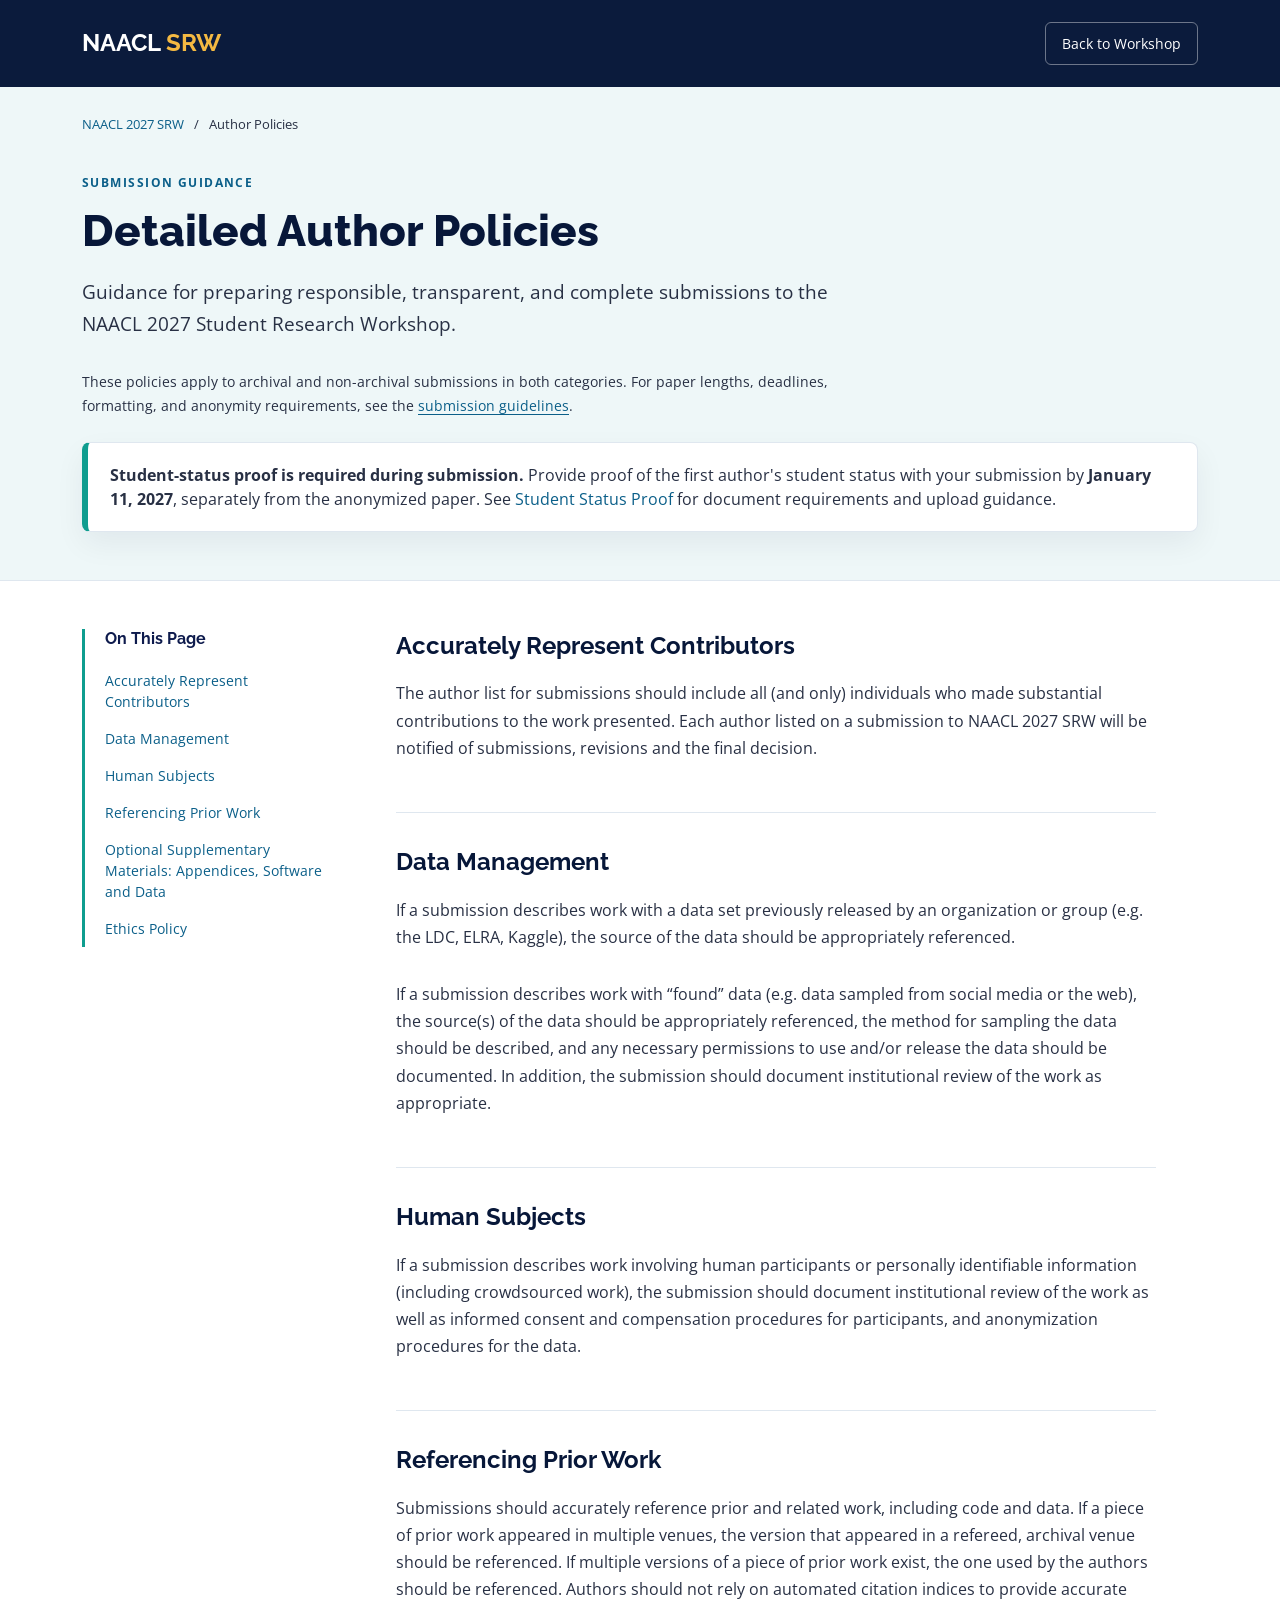
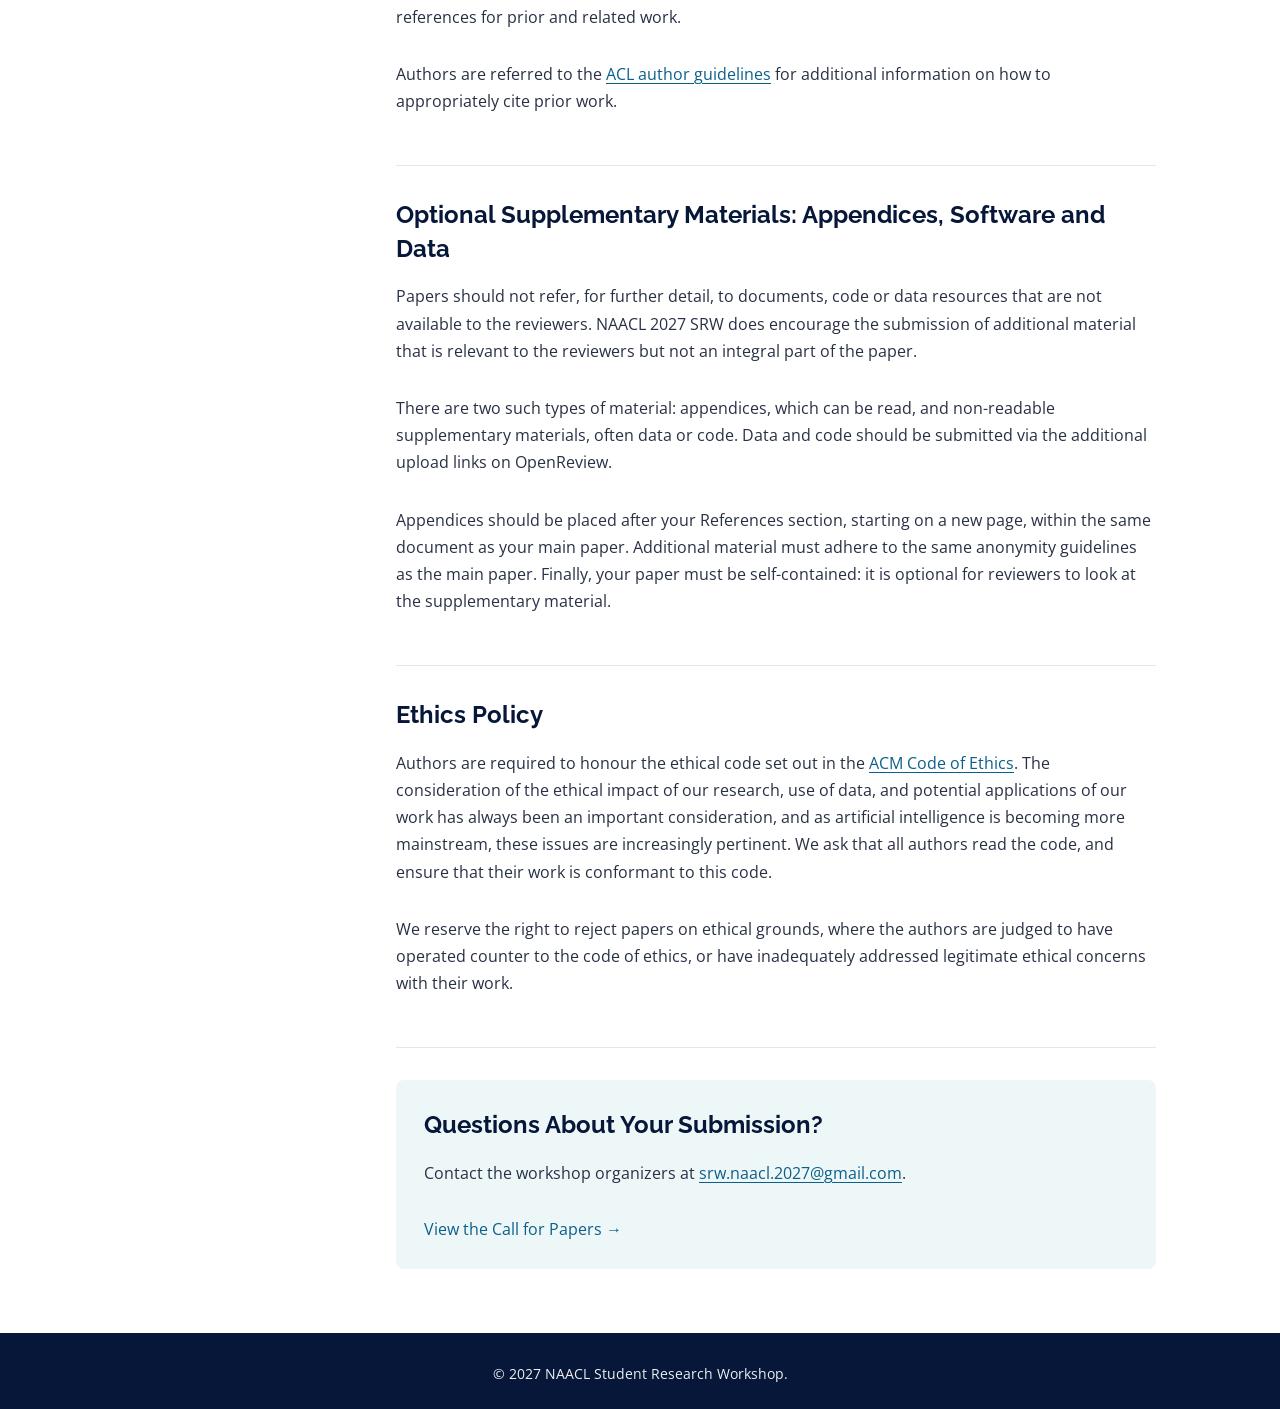
<file: author-guidelines.html>
<!DOCTYPE html>
<html lang="en">
<head>
  <meta charset="utf-8">
  <meta name="viewport" content="width=device-width, initial-scale=1.0">
  <title>Detailed Author Policies | NAACL 2027 SRW</title>
  <meta name="description" content="NAACL 2027 Student Research Workshop author policies for contributors, data, human subjects, citations, supplementary materials, and research ethics.">
  <link href="assets/img/others/acl.png" rel="icon">
  <link href="https://fonts.googleapis.com/css?family=Open+Sans:400,600,700|Raleway:400,500,600,700,800" rel="stylesheet">
  <link href="assets/vendor/bootstrap/css/bootstrap.min.css" rel="stylesheet">
  <link href="assets/css/style.css" rel="stylesheet">
</head>
<body class="author-policy-page">
  <a class="policy-skip-link" href="#policy-content">Skip to author policies</a>
  <header id="header" class="header-inner">
    <div class="container policy-header-content">
      <div id="logo">
        <h1><a href="index.html">NAACL<span> SRW</span></a></h1>
      </div>
      <a class="policy-back-link" href="index.html#author-guidelines">Back to Workshop</a>
    </div>
  </header>

  <main id="main">
    <div class="policy-page-intro">
      <div class="container">
        <nav class="policy-breadcrumb" aria-label="Breadcrumb">
          <a href="index.html">NAACL 2027 SRW</a><span aria-hidden="true">/</span><span aria-current="page">Author Policies</span>
        </nav>
        <p class="policy-eyebrow">Submission Guidance</p>
        <h1>Detailed Author Policies</h1>
        <p class="policy-intro-copy">Guidance for preparing responsible, transparent, and complete submissions to the NAACL 2027 Student Research Workshop.</p>
        <p class="policy-scope">These policies apply to archival and non-archival submissions in both categories. For paper lengths, deadlines, formatting, and anonymity requirements, see the <a href="index.html#author-guidelines">submission guidelines</a>.</p>
        <div class="notice-card accent-card mt-4">
          <strong>Student-status proof is required during submission.</strong> Provide proof of the first author's student status
          with your submission by <strong>January 11, 2027</strong>, separately from the anonymized paper.
          See <a href="index.html#student-status-proof">Student Status Proof</a> for document requirements and upload guidance.
        </div>
      </div>
    </div>

    <div class="container policy-page-layout">
      <aside class="policy-contents" aria-label="Page contents">
        <nav aria-labelledby="policy-contents-heading">
          <h2 id="policy-contents-heading">On This Page</h2>
            <a href="#accurately-represent-contributors">Accurately Represent Contributors</a>
            <a href="#data-management">Data Management</a>
            <a href="#human-subjects">Human Subjects</a>
            <a href="#referencing-prior-work">Referencing Prior Work</a>
            <a href="#optional-supplementary-materials-appendices-software-and-data">Optional Supplementary Materials: Appendices, Software and Data</a>
            <a href="#ethics-policy">Ethics Policy</a>
        </nav>
      </aside>
      <div id="policy-content" class="policy-content" tabindex="-1">
          <section id="accurately-represent-contributors" class="author-policy-section" aria-labelledby="accurately-represent-contributors-heading">
            <h2 id="accurately-represent-contributors-heading">Accurately Represent Contributors</h2>
            <p>The author list for submissions should include all (and only) individuals who made substantial contributions to the work presented. Each author listed on a submission to NAACL 2027 SRW will be notified of submissions, revisions and the final decision.</p>
          </section>

          <section id="data-management" class="author-policy-section" aria-labelledby="data-management-heading">
            <h2 id="data-management-heading">Data Management</h2>
            <p>If a submission describes work with a data set previously released by an organization or group (e.g. the LDC, ELRA, Kaggle), the source of the data should be appropriately referenced.</p>

            <p>If a submission describes work with “found” data (e.g. data sampled from social media or the web), the source(s) of the data should be appropriately referenced, the method for sampling the data should be described, and any necessary permissions to use and/or release the data should be documented. In addition, the submission should document institutional review of the work as appropriate.</p>
          </section>

          <section id="human-subjects" class="author-policy-section" aria-labelledby="human-subjects-heading">
            <h2 id="human-subjects-heading">Human Subjects</h2>
            <p>If a submission describes work involving human participants or personally identifiable information (including crowdsourced work), the submission should document institutional review of the work as well as informed consent and compensation procedures for participants, and anonymization procedures for the data.</p>
          </section>

          <section id="referencing-prior-work" class="author-policy-section" aria-labelledby="referencing-prior-work-heading">
            <h2 id="referencing-prior-work-heading">Referencing Prior Work</h2>
            <p>Submissions should accurately reference prior and related work, including code and data. If a piece of prior work appeared in multiple venues, the version that appeared in a refereed, archival venue should be referenced. If multiple versions of a piece of prior work exist, the one used by the authors should be referenced. Authors should not rely on automated citation indices to provide accurate references for prior and related work.</p>

            <p>Authors are referred to the <a href="https://www.aclweb.org/adminwiki/index.php?title=ACL_Author_Guidelines" target="_blank" rel="noopener noreferrer">ACL author guidelines</a>  for additional information on how to appropriately cite prior work.</p>
          </section>

          <section id="optional-supplementary-materials-appendices-software-and-data" class="author-policy-section" aria-labelledby="optional-supplementary-materials-appendices-software-and-data-heading">
            <h2 id="optional-supplementary-materials-appendices-software-and-data-heading">Optional Supplementary Materials: Appendices, Software and Data</h2>
            <p>Papers should not refer, for further detail, to documents, code or data resources that are not available to the reviewers. NAACL 2027 SRW does encourage the submission of additional material that is relevant to the reviewers but not an integral part of the paper.</p>
            <p>There are two such types of material: appendices, which can be read, and non-readable supplementary materials, often data or code. Data and code should be submitted via the additional upload links on OpenReview.</p>
            <p>Appendices should be placed after your References section, starting on a new page, within the same document as your main paper. Additional material must adhere to the same anonymity guidelines as the main paper. Finally, your paper must be self-contained: it is optional for reviewers to look at the supplementary material.</p>
          </section>

          <section id="ethics-policy" class="author-policy-section" aria-labelledby="ethics-policy-heading">
            <h2 id="ethics-policy-heading">Ethics Policy</h2>
            <p>Authors are required to honour the ethical code set out in the <a href="https://www.acm.org/code-of-ethics" target="_blank" rel="noopener noreferrer">ACM Code of Ethics</a>. The consideration of the ethical impact of our research, use of data, and potential applications of our work has always been an important consideration, and as artificial intelligence is becoming more mainstream, these issues are increasingly pertinent. We ask that all authors read the code, and ensure that their work is conformant to this code.</p>
            <p>We reserve the right to reject papers on ethical grounds, where the authors are judged to have operated counter to the code of ethics, or have inadequately addressed legitimate ethical concerns with their work.</p>
          </section>
        <div class="policy-help">
          <h2>Questions About Your Submission?</h2>
          <p>Contact the workshop organizers at <a href="mailto:srw.naacl.2027@gmail.com">srw.naacl.2027@gmail.com</a>.</p>
          <a href="index.html#cfp">View the Call for Papers &rarr;</a>
        </div>
      </div>
    </div>
  </main>

  <footer id="footer">
    <div class="container">
      <div class="copyright">&copy; 2027 NAACL Student Research Workshop.</div>
    </div>
  </footer>
  <!-- Reused author-policy text: see THIRD_PARTY_NOTICES.md for source and MIT license. -->
</body>
</html>
</file>
<file: assets/css/style.css>
/**
* Template Name: TheEvent
* Updated: Sep 18 2023 with Bootstrap v5.3.2
* Template URL: https://bootstrapmade.com/theevent-conference-event-bootstrap-template/
* Author: BootstrapMade.com
* License: https://bootstrapmade.com/license/
*/

/*--------------------------------------------------------------
# General
--------------------------------------------------------------*/
body {
  background: #fff;
  color: #2f3138;
  font-family: "Open Sans", sans-serif;
}

a {
  color: #f82249;
  text-decoration: none;
  transition: 0.5s;
}

a:hover,
a:active,
a:focus {
  color: #f8234a;
  outline: none;
  text-decoration: none;
}

p {
  font-size: 16px;
  padding: 0;
  margin: 0 0 30px 0;
}

h1,
h2,
h3,
h4,
h5,
h6 {
  font-family: "Raleway", sans-serif;
  font-weight: 400;
  margin: 0 0 20px 0;
  padding: 0;
  color: #0e1b4d;
}

.main-page {
  margin-top: 70px;
}

/* Prelaoder */
#preloader {
  position: fixed;
  left: 0;
  top: 0;
  z-index: 999;
  width: 100%;
  height: 100%;
  overflow: visible;
  background: #fff url("../img/preloader.svg") no-repeat center center;
}

/*--------------------------------------------------------------
# Back to top button
--------------------------------------------------------------*/
.back-to-top {
  position: fixed;
  visibility: hidden;
  opacity: 0;
  right: 15px;
  bottom: 15px;
  z-index: 996;
  background: #f82249;
  width: 40px;
  height: 40px;
  border-radius: 50px;
  transition: all 0.4s;
}

.back-to-top i {
  font-size: 28px;
  color: #fff;
  line-height: 0;
}

.back-to-top:hover {
  background: #f94a6a;
  color: #fff;
}

.back-to-top.active {
  visibility: visible;
  opacity: 1;
}

/* Sections Header
--------------------------------*/
.section-header {
  margin-bottom: 60px;
  position: relative;
  padding-bottom: 20px;
}

.section-header::before {
  content: "";
  position: absolute;
  display: block;
  width: 60px;
  height: 5px;
  background: #f82249;
  bottom: 0;
  left: calc(50% - 25px);
}

.section-header h2 {
  font-size: 36px;
  text-transform: uppercase;
  text-align: center;
  font-weight: 700;
  margin-bottom: 10px;
}

.section-header p {
  text-align: center;
  padding: 0;
  margin: 0;
  font-size: 18px;
  font-weight: 500;
  color: #9195a2;
}

.section-with-bg {
  background-color: #f6f7fd;
}

/*--------------------------------------------------------------
# Header
--------------------------------------------------------------*/
#header {
  height: 90px;
  position: fixed;
  left: 0;
  top: 0;
  right: 0;
  transition: all 0.5s;
  z-index: 997;
}

#header.header-scrolled,
#header.header-inner {
  background: rgba(6, 12, 34, 0.98);
  height: 70px;
}

#header #logo h1 {
  font-size: 36px;
  margin: 0;
  font-family: "Raleway", sans-serif;
  font-weight: 700;
  letter-spacing: 3px;
  text-transform: uppercase;
}

#header #logo h1 span {
  color: #f82249;
}

#header #logo h1 a,
#header #logo h1 a:hover {
  color: #fff;
}

#header #logo img {
  padding: 0;
  margin: 0;
  max-height: 40px;
}

@media (max-width: 992px) {
  #header #logo img {
    max-height: 30px;
  }
}

/*--------------------------------------------------------------
# Buy Tickets
--------------------------------------------------------------*/
.buy-tickets {
  color: #fff;
  background: #f82249;
  padding: 7px 22px;
  margin: 0 0 0 15px;
  border-radius: 50px;
  border: 2px solid #f82249;
  transition: all ease-in-out 0.3s;
  font-weight: 500;
  line-height: 1;
  font-size: 13px;
  white-space: nowrap;
}

.buy-tickets:hover {
  background: none;
  color: #fff;
}

.buy-tickets:focus {
  color: #fff;
}

@media (max-width: 992px) {
  .buy-tickets {
    margin: 0 15px 0 0;
  }
}

/*--------------------------------------------------------------
# Navigation Menu
--------------------------------------------------------------*/
/**
* Desktop Navigation 
*/
.navbar {
  padding: 0;
}

.navbar ul {
  margin: 0;
  padding: 0;
  display: flex;
  list-style: none;
  align-items: center;
}

.navbar li {
  position: relative;
}

.navbar>ul>li {
  white-space: nowrap;
  padding: 10px 0 10px 12px;
}

.navbar a,
.navbar a:focus {
  display: flex;
  align-items: center;
  justify-content: space-between;
  color: rgba(202, 206, 221, 0.8);
  font-family: "Raleway", sans-serif;
  font-weight: 600;
  font-size: 14px;
  white-space: nowrap;
  transition: 0.3s;
  position: relative;
  padding: 6px 4px;
}

.navbar a i,
.navbar a:focus i {
  font-size: 12px;
  line-height: 0;
  margin-left: 5px;
}

.navbar>ul>li>a:before {
  content: "";
  position: absolute;
  width: 0;
  height: 2px;
  bottom: -6px;
  left: 0;
  background-color: #f82249;
  visibility: hidden;
  transition: all 0.3s ease-in-out 0s;
}

.navbar a:hover:before,
.navbar li:hover>a:before,
.navbar .active:before {
  visibility: visible;
  width: 100%;
}

.navbar a:hover,
.navbar .active,
.navbar .active:focus,
.navbar li:hover>a {
  color: #fff;
}

.navbar .dropdown ul {
  display: block;
  position: absolute;
  left: 12px;
  top: calc(100% + 30px);
  margin: 0;
  padding: 10px 0;
  z-index: 99;
  opacity: 0;
  visibility: hidden;
  background: #fff;
  box-shadow: 0px 0px 30px rgba(127, 137, 161, 0.25);
  transition: 0.3s;
}

.navbar .dropdown ul li {
  min-width: 200px;
}

.navbar .dropdown ul a {
  padding: 10px 20px;
  font-size: 14px;
  text-transform: none;
  color: #060c22;
}

.navbar .dropdown ul a i {
  font-size: 12px;
}

.navbar .dropdown ul a:hover,
.navbar .dropdown ul .active:hover,
.navbar .dropdown ul li:hover>a {
  color: #f82249;
}

.navbar .dropdown:hover>ul {
  opacity: 1;
  top: 100%;
  visibility: visible;
}

.navbar .dropdown .dropdown ul {
  top: 0;
  left: calc(100% - 30px);
  visibility: hidden;
}

.navbar .dropdown .dropdown:hover>ul {
  opacity: 1;
  top: 0;
  left: 100%;
  visibility: visible;
}

@media (max-width: 1366px) {
  .navbar .dropdown .dropdown ul {
    left: -90%;
  }

  .navbar .dropdown .dropdown:hover>ul {
    left: -100%;
  }
}

/**
* Mobile Navigation 
*/
.mobile-nav-toggle {
  color: #fff;
  font-size: 28px;
  cursor: pointer;
  display: none;
  line-height: 0;
  transition: 0.5s;
}

@media (max-width: 991px) {
  .mobile-nav-toggle {
    display: block;
  }

  .navbar ul {
    display: none;
  }
}

.navbar-mobile {
  position: fixed;
  overflow: hidden;
  top: 0;
  right: 0;
  left: 0;
  bottom: 0;
  background: rgba(0, 0, 0, 0.9);
  transition: 0.3s;
  z-index: 999;
}

.navbar-mobile .mobile-nav-toggle {
  position: absolute;
  top: 15px;
  right: 15px;
}

.navbar-mobile ul {
  display: block;
  position: absolute;
  top: 55px;
  right: 15px;
  bottom: 15px;
  left: 15px;
  padding: 10px 0;
  background-color: #fff;
  overflow-y: auto;
  transition: 0.3s;
}

.navbar-mobile>ul>li {
  padding: 0;
}

.navbar-mobile a:hover:before,
.navbar-mobile li:hover>a:before,
.navbar-mobile .active:before {
  visibility: hidden;
}

.navbar-mobile a,
.navbar-mobile a:focus {
  padding: 10px 20px;
  font-size: 15px;
  color: #060c22;
}

.navbar-mobile a:hover,
.navbar-mobile .active,
.navbar-mobile li:hover>a {
  color: #f82249;
}

.navbar-mobile .getstarted,
.navbar-mobile .getstarted:focus {
  margin: 15px;
}

.navbar-mobile .dropdown ul {
  position: static;
  display: none;
  margin: 10px 20px;
  padding: 10px 0;
  z-index: 99;
  opacity: 1;
  visibility: visible;
  background: #fff;
  box-shadow: 0px 0px 30px rgba(127, 137, 161, 0.25);
}

.navbar-mobile .dropdown ul li {
  min-width: 200px;
}

.navbar-mobile .dropdown ul a {
  padding: 10px 20px;
}

.navbar-mobile .dropdown ul a i {
  font-size: 12px;
}

.navbar-mobile .dropdown ul a:hover,
.navbar-mobile .dropdown ul .active:hover,
.navbar-mobile .dropdown ul li:hover>a {
  color: #f82249;
}

.navbar-mobile .dropdown>.dropdown-active {
  display: block;
}

/*--------------------------------------------------------------
# Hero Section
--------------------------------------------------------------*/
#hero {
  width: 100%;
  height: 100vh;
  background: url(../img/background_san_fancisco.jpg) center center;
  background-size: cover;
  overflow: hidden;
  position: relative;
}

@media (min-width: 1024px) {
  #hero {
    background-attachment: fixed;
  }
}

#hero:before {
  content: "";
  background: rgba(6, 12, 34, 0.8);
  position: absolute;
  bottom: 0;
  top: 0;
  left: 0;
  right: 0;
}

#hero .hero-container {
  position: absolute;
  bottom: 0;
  left: 0;
  top: 90px;
  right: 0;
  display: flex;
  justify-content: center;
  align-items: center;
  flex-direction: column;
  text-align: center;
  padding: 0 15px;
}

@media (max-width: 991px) {
  #hero .hero-container {
    top: 70px;
  }
}

#hero h1 {
  color: #fff;
  font-family: "Raleway", sans-serif;
  font-size: 56px;
  font-weight: 600;
  text-transform: uppercase;
}

#hero h1 span {
  color: #f82249;
}

@media (max-width: 991px) {
  #hero h1 {
    font-size: 34px;
  }
}

#hero p {
  color: #ebebeb;
  font-weight: 700;
  font-size: 20px;
}

@media (max-width: 991px) {
  #hero p {
    font-size: 16px;
  }
}

#hero .play-btn {
  width: 94px;
  height: 94px;
  background: radial-gradient(#f82249 50%, rgba(101, 111, 150, 0.15) 52%);
  border-radius: 50%;
  display: block;
  position: relative;
  overflow: hidden;
}

#hero .play-btn::after {
  content: "";
  position: absolute;
  left: 50%;
  top: 50%;
  transform: translateX(-40%) translateY(-50%);
  width: 0;
  height: 0;
  border-top: 10px solid transparent;
  border-bottom: 10px solid transparent;
  border-left: 15px solid #fff;
  z-index: 100;
  transition: all 400ms cubic-bezier(0.55, 0.055, 0.675, 0.19);
}

#hero .play-btn:before {
  content: "";
  position: absolute;
  width: 120px;
  height: 120px;
  animation-delay: 0s;
  animation: pulsate-btn 2s;
  animation-direction: forwards;
  animation-iteration-count: infinite;
  animation-timing-function: steps;
  opacity: 1;
  border-radius: 50%;
  border: 2px solid rgba(163, 163, 163, 0.4);
  top: -15%;
  left: -15%;
  background: rgba(198, 16, 0, 0);
}

#hero .play-btn:hover::after {
  border-left: 15px solid #f82249;
  transform: scale(20);
}

#hero .play-btn:hover::before {
  content: "";
  position: absolute;
  left: 50%;
  top: 50%;
  transform: translateX(-40%) translateY(-50%);
  width: 0;
  height: 0;
  border: none;
  border-top: 10px solid transparent;
  border-bottom: 10px solid transparent;
  border-left: 15px solid #fff;
  z-index: 200;
  animation: none;
  border-radius: 0;
}

#hero .about-btn {
  font-family: "Raleway", sans-serif;
  font-weight: 500;
  font-size: 14px;
  letter-spacing: 1px;
  display: inline-block;
  padding: 12px 32px;
  border-radius: 50px;
  transition: 0.5s;
  line-height: 1;
  margin: 10px;
  color: #fff;
  animation-delay: 0.8s;
  border: 2px solid #f82249;
}

#hero .about-btn:hover {
  background: #f82249;
  color: #fff;
}

@keyframes pulsate-btn {
  0% {
    transform: scale(0.6, 0.6);
    opacity: 1;
  }

  100% {
    transform: scale(1, 1);
    opacity: 0;
  }
}

/*--------------------------------------------------------------
# About Section
--------------------------------------------------------------*/
#about {
  background: url("../img/about-bg.jpg");
  background-size: cover;
  overflow: hidden;
  position: relative;
  color: #fff;
  padding: 60px 0 40px 0;
}

@media (min-width: 1024px) {
  #about {
    background-attachment: fixed;
  }
}

#about:before {
  content: "";
  background: rgba(13, 20, 41, 0.8);
  position: absolute;
  bottom: 0;
  top: 0;
  left: 0;
  right: 0;
}

#about h2 {
  font-size: 36px;
  font-weight: bold;
  margin-bottom: 10px;
  color: #fff;
}

#about h3 {
  font-size: 18px;
  font-weight: bold;
  text-transform: uppercase;
  margin-bottom: 10px;
  color: #fff;
}

#about p {
  font-size: 16px;
  margin-bottom: 20px;
  color: #fff;
}

/*--------------------------------------------------------------
# cfp Section
--------------------------------------------------------------*/
#cfp {
  padding: 60px 0 30px 0;
}

#organizers {
  padding: 60px 0 30px 0;
}

#organizers .speaker {
  position: relative;
  overflow: hidden;
  margin-bottom: 30px;
}

#organizers .speaker .details {
  background: rgba(6, 12, 34, 0.76);
  position: absolute;
  left: 0;
  bottom: -40px;
  right: 0;
  text-align: center;
  padding-top: 10px;
  transition: all 300ms cubic-bezier(0.645, 0.045, 0.355, 1);
}

#organizers .speaker .details h3 {
  color: #fff;
  font-size: 22px;
  font-weight: 600;
  margin-bottom: 5px;
}

#organizers .speaker .details p {
  color: #fff;
  font-size: 15px;
  margin-bottom: 10px;
  font-style: italic;
}

#organizers .speaker .details .social {
  height: 40px;
}

#organizers .speaker .details .social i {
  line-height: 0;
  margin: 0 2px;
}

#organizers .speaker .details a {
  color: #fff;
}

#organizers .speaker .details a:hover {
  color: #f82249;
}

#organizers .speaker:hover .details {
  bottom: 0;
}

#organizers-details {
  padding: 60px 0;
}

#organizers-details .details h2 {
  color: #112363;
  font-size: 28px;
  font-weight: 700;
  margin-bottom: 10px;
}

#organizers-details .details .social {
  margin-bottom: 15px;
}

#organizers-details .details .social a {
  background: #e9edfb;
  color: #112363;
  line-height: 1;
  display: inline-block;
  text-align: center;
  border-radius: 50%;
  width: 36px;
  height: 36px;
  display: inline-flex;
  align-items: center;
  justify-content: center;
}

#organizers-details .details .social a:hover {
  background: #f82249;
  color: #fff;
}

#organizers-details .details .social a i {
  font-size: 16px;
  line-height: 0;
}

#organizers-details .details p {
  color: #112363;
  font-size: 15px;
  margin-bottom: 10px;
}
/*--------------------------------------------------------------
# Speakers Section
--------------------------------------------------------------*/
#speakers {
  padding: 60px 0 30px 0;
}

#speakers .speaker {
  position: relative;
  overflow: hidden;
  margin-bottom: 30px;
}

#speakers .speaker .details {
  background: rgba(6, 12, 34, 0.76);
  position: absolute;
  left: 0;
  bottom: -40px;
  right: 0;
  text-align: center;
  padding-top: 10px;
  transition: all 300ms cubic-bezier(0.645, 0.045, 0.355, 1);
}

#speakers .speaker .details h3 {
  color: #fff;
  font-size: 22px;
  font-weight: 600;
  margin-bottom: 5px;
}

#speakers .speaker .details p {
  color: #fff;
  font-size: 15px;
  margin-bottom: 10px;
  font-style: italic;
}

#speakers .speaker .details .social {
  height: 40px;
}

#speakers .speaker .details .social i {
  line-height: 0;
  margin: 0 2px;
}

#speakers .speaker .details a {
  color: #fff;
}

#speakers .speaker .details a:hover {
  color: #f82249;
}

#speakers .speaker:hover .details {
  bottom: 0;
}

#speakers-details {
  padding: 60px 0;
}

#speakers-details .details h2 {
  color: #112363;
  font-size: 28px;
  font-weight: 700;
  margin-bottom: 10px;
}

#speakers-details .details .social {
  margin-bottom: 15px;
}

#speakers-details .details .social a {
  background: #e9edfb;
  color: #112363;
  line-height: 1;
  display: inline-block;
  text-align: center;
  border-radius: 50%;
  width: 36px;
  height: 36px;
  display: inline-flex;
  align-items: center;
  justify-content: center;
}

#speakers-details .details .social a:hover {
  background: #f82249;
  color: #fff;
}

#speakers-details .details .social a i {
  font-size: 16px;
  line-height: 0;
}

#speakers-details .details p {
  color: #112363;
  font-size: 15px;
  margin-bottom: 10px;
}

/*--------------------------------------------------------------
# Schedule Section
--------------------------------------------------------------*/
#schedule {
  padding: 60px 0 60px 0;
}

#schedule .nav-tabs {
  text-align: center;
  margin: auto;
  display: block;
  border-bottom: 0;
  margin-bottom: 30px;
}

#schedule .nav-tabs li {
  display: inline-block;
  margin-bottom: 0;
}

#schedule .nav-tabs a {
  border: none;
  border-radius: 50px;
  font-weight: 600;
  background-color: #0e1b4d;
  color: #fff;
  padding: 10px 100px;
}

@media (max-width: 991px) {
  #schedule .nav-tabs a {
    padding: 8px 60px;
  }
}

@media (max-width: 767px) {
  #schedule .nav-tabs a {
    padding: 8px 50px;
  }
}

@media (max-width: 480px) {
  #schedule .nav-tabs a {
    padding: 8px 30px;
  }
}

#schedule .nav-tabs a.active {
  background-color: #f82249;
  color: #fff;
}

#schedule .sub-heading {
  text-align: center;
  font-size: 18px;
  font-style: italic;
  margin: 0 auto 30px auto;
}

@media (min-width: 991px) {
  #schedule .sub-heading {
    width: 75%;
  }
}

#schedule .tab-pane {
  transition: ease-in-out 0.2s;
}

#schedule .schedule-item {
  border-bottom: 1px solid #cad4f6;
  padding-top: 15px;
  padding-bottom: 15px;
  transition: background-color ease-in-out 0.3s;
}

#schedule .schedule-item:hover {
  background-color: #fff;
}

#schedule .schedule-item time {
  padding-bottom: 5px;
  display: inline-block;
}

#schedule .schedule-item .speaker {
  width: 60px;
  height: 60px;
  overflow: hidden;
  border-radius: 50%;
  float: left;
  margin: 0 10px 10px 0;
}

#schedule .schedule-item .speaker img {
  height: 100%;
  transform: translateX(-50%);
  margin-left: 50%;
  transition: all ease-in-out 0.3s;
}

#schedule .schedule-item h4 {
  font-size: 18px;
  font-weight: 600;
  margin-bottom: 5px;
}

#schedule .schedule-item h4 span {
  font-style: italic;
  color: #19328e;
  font-weight: normal;
  font-size: 16px;
}

#schedule .schedule-item p {
  font-style: italic;
  color: #152b79;
  margin-bottom: 0;
}

/*--------------------------------------------------------------
# Venue Section
--------------------------------------------------------------*/
#venue {
  padding: 60px 0;
}

#venue .container-fluid {
  margin-bottom: 3px;
}

#venue .venue-map iframe {
  width: 100%;
  height: 100%;
  min-height: 300px;
}

#venue .venue-info {
  background: url("../img/venue-info-bg.jpg") top center no-repeat;
  background-size: cover;
  position: relative;
  padding-top: 60px;
  padding-bottom: 60px;
}

#venue .venue-info:before {
  content: "";
  background: rgba(13, 20, 41, 0.8);
  position: absolute;
  bottom: 0;
  top: 0;
  left: 0;
  right: 0;
}

#venue .venue-info h3 {
  font-size: 36px;
  font-weight: 700;
  color: #fff;
}

@media (max-width: 574px) {
  #venue .venue-info h3 {
    font-size: 24px;
  }
}

#venue .venue-info p {
  color: #fff;
  margin-bottom: 0;
}

#venue .venue-gallery-container {
  padding-right: 12px;
}

#venue .venue-gallery {
  overflow: hidden;
  border-right: 3px solid #fff;
  border-bottom: 3px solid #fff;
}

#venue .venue-gallery img {
  transition: all ease-in-out 0.4s;
}

#venue .venue-gallery:hover img {
  transform: scale(1.1);
}

/*--------------------------------------------------------------
# Hotels Section
--------------------------------------------------------------*/
#hotels {
  padding: 60px 0;
}

#hotels .hotel {
  border: 1px solid #e0e5fa;
  background: #fff;
  margin-bottom: 30px;
}

#hotels .hotel:hover .hotel-img img {
  transform: scale(1.1);
}

#hotels .hotel-img {
  overflow: hidden;
  margin-bottom: 15px;
}

#hotels .hotel-img img {
  transition: 0.3s ease-in-out;
}

#hotels h3 {
  font-weight: 600;
  font-size: 20px;
  margin-bottom: 5px;
  padding: 0 20px;
}

#hotels a {
  color: #152b79;
}

#hotels a:hover {
  color: #f82249;
}

#hotels .stars {
  padding: 0 20px;
  margin-bottom: 5px;
}

#hotels .stars i {
  color: rgb(255, 195, 29);
}

#hotels p {
  padding: 0 20px;
  margin-bottom: 20px;
  color: #060c22;
  font-style: italic;
  font-size: 15px;
}

/*--------------------------------------------------------------
# Gallery Section
--------------------------------------------------------------*/
#gallery {
  padding: 60px;
  overflow: hidden;
}

#gallery .swiper-pagination {
  margin-top: 20px;
  position: relative;
}

#gallery .swiper-pagination .swiper-pagination-bullet {
  width: 12px;
  height: 12px;
  background-color: #fff;
  opacity: 1;
  border: 1px solid #f82249;
}

#gallery .swiper-pagination .swiper-pagination-bullet-active {
  background-color: #f82249;
}

#gallery .swiper-slide-active {
  text-align: center;
}

@media (min-width: 992px) {
  #gallery .swiper-wrapper {
    padding: 40px 0;
  }

  #gallery .swiper-slide-active {
    border: 5px solid #f82249;
    padding: 4px;
    background: #fff;
    z-index: 1;
    transform: scale(1.15);
    margin-top: 6px;
  }
}

/*--------------------------------------------------------------
# Sponsors Section
--------------------------------------------------------------*/
#supporters {
  padding: 60px 0;
}

#supporters .supporters-wrap {
  border-top: 1px solid #e0e5fa;
  border-left: 1px solid #e0e5fa;
  margin-bottom: 30px;
}

#supporters .supporter-logo {
  padding: 30px;
  display: flex;
  justify-content: center;
  align-items: center;
  border-right: 1px solid #e0e5fa;
  border-bottom: 1px solid #e0e5fa;
  overflow: hidden;
  background: rgba(255, 255, 255, 0.5);
  height: 160px;
}

#supporters .supporter-logo:hover img {
  transform: scale(1.2);
}

#supporters img {
  transition: all 0.4s ease-in-out;
}

/*--------------------------------------------------------------
# F.A.Q Section
--------------------------------------------------------------*/
#faq {
  padding: 60px 0;
}

#faq .faq-list {
  padding: 0;
  list-style: none;
}

#faq .faq-list li {
  border-bottom: 1px solid #e9eaed;
  margin-bottom: 20px;
  padding-bottom: 20px;
}

#faq .faq-list .question {
  display: block;
  position: relative;
  font-family: #f82249;
  font-size: 18px;
  line-height: 24px;
  font-weight: 400;
  padding-left: 25px;
  cursor: pointer;
  color: #e0072f;
  transition: 0.3s;
}

#faq .faq-list i {
  font-size: 16px;
  position: absolute;
  left: 0;
  top: -2px;
}

#faq .faq-list p {
  margin-bottom: 0;
  padding: 10px 0 0 25px;
}

#faq .faq-list .icon-show {
  display: none;
}

#faq .faq-list .collapsed {
  color: black;
}

#faq .faq-list .collapsed:hover {
  color: #f82249;
}

#faq .faq-list .collapsed .icon-show {
  display: inline-block;
  transition: 0.6s;
}

#faq .faq-list .collapsed .icon-close {
  display: none;
  transition: 0.6s;
}

/*--------------------------------------------------------------
# Subscribe Section
--------------------------------------------------------------*/
#subscribe {
  padding: 60px;
  background: url(../img/subscribe-bg.jpg) center center no-repeat;
  background-size: cover;
  overflow: hidden;
  position: relative;
}

#subscribe:before {
  content: "";
  background: rgba(6, 12, 34, 0.6);
  position: absolute;
  bottom: 0;
  top: 0;
  left: 0;
  right: 0;
}

@media (min-width: 1024px) {
  #subscribe {
    background-attachment: fixed;
  }
}

#subscribe .section-header h2,
#subscribe p {
  color: #fff;
}

#subscribe input {
  background: #fff;
  color: #060c22;
  border: 0;
  outline: none;
  margin: 0;
  padding: 9px 20px;
  border-radius: 50px;
  font-size: 14px;
}

@media (min-width: 767px) {
  #subscribe input {
    min-width: 400px;
  }
}

#subscribe button {
  border: 0;
  padding: 9px 25px;
  cursor: pointer;
  background: #f82249;
  color: #fff;
  transition: all 0.3s ease;
  outline: none;
  font-size: 14px;
  border-radius: 50px;
}

#subscribe button:hover {
  background: #e0072f;
}

@media (max-width: 460px) {
  #subscribe button {
    margin-top: 10px;
  }
}

/*--------------------------------------------------------------
# Buy Tickets Section
--------------------------------------------------------------*/
#buy-tickets {
  padding: 60px 0;
}

#buy-tickets .card {
  border: none;
  border-radius: 5px;
  transition: all 0.3s ease-in-out;
  box-shadow: 0 10px 25px 0 rgba(6, 12, 34, 0.1);
}

#buy-tickets .card:hover {
  box-shadow: 0 10px 35px 0 rgba(6, 12, 34, 0.2);
}

#buy-tickets .card hr {
  margin: 25px 0;
}

#buy-tickets .card .card-title {
  margin: 10px 0;
  font-size: 14px;
  letter-spacing: 1px;
  font-weight: bold;
}

#buy-tickets .card .card-price {
  font-size: 48px;
  margin: 0;
}

#buy-tickets .card ul li {
  margin-bottom: 20px;
}

#buy-tickets .card .text-muted {
  opacity: 0.7;
}

#buy-tickets .card .btn {
  font-size: 15px;
  border-radius: 50px;
  padding: 10px 40px;
  transition: all 0.2s;
  background-color: #f82249;
  border: 0;
  color: #fff;
}

#buy-tickets .card .btn:hover {
  background-color: #e0072f;
}

#buy-tickets #buy-ticket-modal input,
#buy-tickets #buy-ticket-modal select {
  border-radius: 0;
}

#buy-tickets #buy-ticket-modal .btn {
  font-size: 15px;
  border-radius: 50px;
  padding: 10px 40px;
  transition: all 0.2s;
  background-color: #f82249;
  border: 0;
  color: #fff;
}

#buy-tickets #buy-ticket-modal .btn:hover {
  background-color: #e0072f;
}

/*--------------------------------------------------------------
# Contact Section
--------------------------------------------------------------*/
#contact {
  padding: 60px 0;
}

#contact .contact-info {
  margin-bottom: 20px;
  text-align: center;
}

#contact .contact-info i {
  font-size: 48px;
  display: inline-block;
  margin-bottom: 10px;
  color: #f82249;
}

#contact .contact-info address,
#contact .contact-info p {
  margin-bottom: 0;
  color: #112363;
}

#contact .contact-info h3 {
  font-size: 18px;
  margin-bottom: 15px;
  font-weight: bold;
  text-transform: uppercase;
  color: #112363;
}

#contact .contact-info a {
  color: #4869df;
}

#contact .contact-info a:hover {
  color: #f82249;
}

#contact .contact-address,
#contact .contact-phone,
#contact .contact-email {
  margin-bottom: 20px;
}

@media (min-width: 768px) {

  #contact .contact-address,
  #contact .contact-phone,
  #contact .contact-email {
    padding: 20px 0;
  }
}

@media (min-width: 768px) {
  #contact .contact-phone {
    border-left: 1px solid #ddd;
    border-right: 1px solid #ddd;
  }
}

#contact .php-email-form .error-message {
  display: none;
  color: #fff;
  background: #ed3c0d;
  text-align: left;
  padding: 15px;
  font-weight: 600;
}

#contact .php-email-form .error-message br+br {
  margin-top: 25px;
}

#contact .php-email-form .sent-message {
  display: none;
  color: #fff;
  background: #18d26e;
  text-align: center;
  padding: 15px;
  font-weight: 600;
}

#contact .php-email-form .loading {
  display: none;
  background: #fff;
  text-align: center;
  padding: 15px;
}

#contact .php-email-form .loading:before {
  content: "";
  display: inline-block;
  border-radius: 50%;
  width: 24px;
  height: 24px;
  margin: 0 10px -6px 0;
  border: 3px solid #18d26e;
  border-top-color: #eee;
  animation: animate-loading 1s linear infinite;
}

#contact .php-email-form input,
#contact .php-email-form textarea {
  border-radius: 0;
  box-shadow: none;
  font-size: 14px;
}

#contact .php-email-form input:focus,
#contact .php-email-form textarea:focus {
  border-color: #f82249;
}

#contact .php-email-form input {
  padding: 10px 15px;
}

#contact .php-email-form textarea {
  padding: 12px 15px;
}

#contact .php-email-form button[type=submit] {
  background: #f82249;
  border: 0;
  padding: 10px 40px;
  color: #fff;
  transition: 0.4s;
  border-radius: 50px;
  cursor: pointer;
}

#contact .php-email-form button[type=submit]:hover {
  background: #e0072f;
}

@keyframes animate-loading {
  0% {
    transform: rotate(0deg);
  }

  100% {
    transform: rotate(360deg);
  }
}

/*--------------------------------------------------------------
# Footer
--------------------------------------------------------------*/
#footer {
  background: #101522;
  padding: 0 0 25px 0;
  color: #eee;
  font-size: 14px;
}

#footer .footer-top {
  background: #040919;
  padding: 60px 0 30px 0;
}

#footer .footer-top .footer-info {
  margin-bottom: 30px;
}

#footer .footer-top .footer-info h3 {
  font-size: 26px;
  margin: 0 0 20px 0;
  padding: 2px 0 2px 0;
  line-height: 1;
  font-family: "Raleway", sans-serif;
  font-weight: 700;
  color: #fff;
}

#footer .footer-top .footer-info img {
  height: 40px;
  margin-bottom: 10px;
}

#footer .footer-top .footer-info p {
  font-size: 14px;
  line-height: 24px;
  margin-bottom: 0;
  font-family: "Raleway", sans-serif;
  color: #fff;
}

#footer .footer-top .social-links a {
  display: inline-block;
  background: #222636;
  color: #eee;
  line-height: 1;
  margin-right: 4px;
  border-radius: 50%;
  width: 36px;
  height: 36px;
  transition: 0.3s;
  display: inline-flex;
  align-items: center;
  justify-content: center;
}

#footer .footer-top .social-links a i {
  line-height: 0;
  font-size: 16px;
}

#footer .footer-top .social-links a:hover {
  background: #f82249;
  color: #fff;
}

#footer .footer-top h4 {
  font-size: 14px;
  font-weight: bold;
  color: #fff;
  text-transform: uppercase;
  position: relative;
  padding-bottom: 12px;
  border-bottom: 2px solid #f82249;
}

#footer .footer-top .footer-links {
  margin-bottom: 30px;
}

#footer .footer-top .footer-links ul {
  list-style: none;
  padding: 0;
  margin: 0;
}

#footer .footer-top .footer-links ul i {
  padding-right: 5px;
  color: #f82249;
  font-size: 18px;
}

#footer .footer-top .footer-links ul li {
  border-bottom: 1px solid #262c44;
  padding: 10px 0;
}

#footer .footer-top .footer-links ul li:first-child {
  padding-top: 0;
}

#footer .footer-top .footer-links ul a {
  color: #eee;
}

#footer .footer-top .footer-links ul a:hover {
  color: #f82249;
}

#footer .footer-top .footer-contact {
  margin-bottom: 30px;
}

#footer .footer-top .footer-contact p {
  line-height: 26px;
}

#footer .footer-top .footer-newsletter {
  margin-bottom: 30px;
}

#footer .footer-top .footer-newsletter input[type=email] {
  border: 0;
  padding: 6px 8px;
  width: 65%;
}

#footer .footer-top .footer-newsletter input[type=submit] {
  background: #f82249;
  border: 0;
  width: 35%;
  padding: 6px 0;
  text-align: center;
  color: #fff;
  transition: 0.3s;
  cursor: pointer;
}

#footer .footer-top .footer-newsletter input[type=submit]:hover {
  background: #e0072f;
}

#footer .copyright {
  text-align: center;
  padding-top: 30px;
}

#footer .credits {
  text-align: center;
  font-size: 13px;
  color: #ddd;
}

/*--------------------------------------------------------------
# NAACL 2027 SRW Custom Refinements
--------------------------------------------------------------*/
:root {
  --srw-navy: #071739;
  --srw-blue: #0b5f89;
  --srw-teal: #0f9d8f;
  --srw-red: #d9304f;
  --srw-gold: #f4b942;
  --srw-ink: #283044;
  --srw-muted: #687386;
  --srw-surface: #ffffff;
  --srw-soft: #eef7f8;
  --srw-border: #dfe7ef;
}

body {
  color: var(--srw-ink);
}

a {
  color: var(--srw-blue);
}

a:hover,
a:active,
a:focus {
  color: var(--srw-red);
}

#header.header-scrolled,
#header.header-inner {
  background: rgba(7, 23, 57, 0.98);
}

#header #logo h1 {
  font-size: 24px;
  letter-spacing: 0;
}

#header #logo h1 span,
#hero h1 span {
  color: var(--srw-gold);
}

.navbar>ul>li {
  padding-left: 10px;
}

.navbar a,
.navbar a:focus {
  font-size: 13px;
  letter-spacing: 0;
}

.navbar>ul>li>a:before,
.section-header::before {
  background-color: var(--srw-teal);
}

.section-with-bg {
  background: #f4f8fb;
}

.section-light {
  background: #fff;
  padding: 70px 0;
}

#hero:before {
  background: linear-gradient(90deg, rgba(7, 23, 57, 0.88), rgba(7, 23, 57, 0.68));
}

#hero .hero-container {
  align-items: flex-start;
  text-align: left;
  max-width: 1180px;
  margin: 0 auto;
  padding: 0 28px;
}

#hero .hero-kicker {
  color: var(--srw-gold);
  font-family: "Raleway", sans-serif;
  font-size: 18px;
  font-weight: 800;
  margin-bottom: 12px;
  text-transform: uppercase;
}

#hero h1 {
  font-size: clamp(44px, 7vw, 84px);
  font-weight: 800;
  letter-spacing: 0;
  line-height: 1.02;
  margin-bottom: 14px;
  text-transform: none;
}

#hero h2 {
  color: #fff;
  font-size: clamp(22px, 3vw, 36px);
  font-weight: 600;
  letter-spacing: 0;
  margin-bottom: 18px;
}

#hero .hero-location {
  color: #e8eef7;
  font-size: 20px;
  font-weight: 700;
  line-height: 1.5;
  margin-bottom: 24px;
}

.hero-actions {
  display: flex;
  flex-wrap: wrap;
  gap: 12px;
}

#hero .about-btn {
  background: var(--srw-red);
  border-color: var(--srw-red);
  border-radius: 6px;
  box-shadow: 0 12px 28px rgba(7, 23, 57, 0.25);
  font-weight: 800;
  letter-spacing: 0;
  margin: 0;
  text-transform: none;
}

#hero .about-btn:hover {
  background: #fff;
  color: var(--srw-red);
}

#welcome,
#dates,
#news,
#author-guidelines,
#faq,
#travel-grants,
#accepted-papers,
#sponsors,
#contact {
  padding: 70px 0;
}

#cfp,
#mentoring,
#organization,
#program,
#awards,
#policies {
  padding: 70px 0;
}

.section-header {
  margin-bottom: 42px;
}

.section-header h2 {
  color: var(--srw-navy);
  letter-spacing: 0;
}

.section-header p {
  color: var(--srw-muted);
}

.section-header-left {
  margin-bottom: 28px;
  padding-bottom: 16px;
}

.section-header-left h2,
.section-header-left p {
  text-align: left;
}

.section-header-left::before {
  left: 0;
}

.lead-copy {
  color: #1f2a3d;
  font-size: 18px;
  line-height: 1.75;
}

p,
li {
  line-height: 1.7;
}

h3 {
  color: var(--srw-navy);
  font-weight: 700;
  margin-top: 22px;
}

h4 {
  color: var(--srw-navy);
  font-weight: 700;
}

.tag {
  display: inline-block;
  border-radius: 4px;
  font-size: 12px;
  font-weight: 800;
  line-height: 1;
  padding: 5px 8px;
  text-transform: uppercase;
}

.tag-soft {
  background: #fff2c7;
  color: #6f4e00;
}

.notice-card,
.side-panel,
.info-card,
.org-block,
.contact-box,
.program-note,
.form-preview,
.person-placeholder {
  background: var(--srw-surface);
  border: 1px solid var(--srw-border);
  border-radius: 8px;
  box-shadow: 0 12px 30px rgba(7, 23, 57, 0.06);
}

.notice-card,
.program-note,
.contact-box,
.form-preview,
.person-placeholder {
  padding: 20px 22px;
}

.accent-card {
  border-left: 6px solid var(--srw-teal);
}

.warning-card {
  background: #fff9ea;
  border-left: 6px solid var(--srw-gold);
}

.danger-card {
  background: #fff3f5;
  border-left: 6px solid var(--srw-red);
  margin-bottom: 18px;
}

.side-panel {
  padding: 24px;
}

.side-panel h3 {
  margin-top: 0;
}

.side-panel a {
  align-items: center;
  border-bottom: 1px solid var(--srw-border);
  color: var(--srw-ink);
  display: flex;
  gap: 10px;
  padding: 12px 0;
}

.side-panel a:last-child {
  border-bottom: 0;
}

.side-panel a:hover {
  color: var(--srw-red);
}

.sticky-panel {
  position: sticky;
  top: 92px;
}

.snapshot-row {
  align-items: flex-start;
  border-bottom: 1px solid var(--srw-border);
  display: flex;
  gap: 16px;
  justify-content: space-between;
  padding: 12px 0;
}

.snapshot-row:last-child {
  border-bottom: 0;
}

.snapshot-row span {
  color: var(--srw-muted);
}

.snapshot-row strong {
  color: var(--srw-navy);
  text-align: right;
}

.schedule-table {
  background: #fff;
  border: 1px solid var(--srw-border);
  border-collapse: collapse;
  box-shadow: 0 12px 30px rgba(7, 23, 57, 0.06);
  margin: 0;
  width: 100%;
}

.schedule-table th,
.schedule-table td {
  border-bottom: 1px solid var(--srw-border);
  padding: 15px 18px;
  text-align: left;
  vertical-align: top;
}

.schedule-table th {
  background: var(--srw-navy);
  color: #fff;
  font-weight: 800;
}

.schedule-table tbody tr:nth-child(even) {
  background: #fbfdff;
}

.schedule-table tbody tr:hover {
  background: var(--srw-soft);
}

.highlight-row td {
  background: #fff7db;
}

.muted-note {
  color: var(--srw-muted);
  font-size: 14px;
  margin-left: 8px;
}

.timeline-list {
  border-left: 4px solid var(--srw-teal);
  margin-left: 8px;
  padding-left: 24px;
}

.timeline-item {
  margin-bottom: 20px;
  position: relative;
}

.timeline-item::before {
  background: var(--srw-teal);
  border: 3px solid #fff;
  border-radius: 50%;
  box-shadow: 0 0 0 2px var(--srw-teal);
  content: "";
  height: 14px;
  left: -33px;
  position: absolute;
  top: 7px;
  width: 14px;
}

.timeline-item span {
  color: var(--srw-red);
  font-weight: 800;
}

.timeline-item p {
  margin-bottom: 0;
}

.info-grid {
  display: grid;
  gap: 20px;
}

.two-col {
  grid-template-columns: repeat(2, minmax(0, 1fr));
}

.three-col {
  grid-template-columns: repeat(3, minmax(0, 1fr));
}

.info-card,
.org-block {
  padding: 24px;
}

.info-card h4 {
  align-items: center;
  display: flex;
  gap: 10px;
  margin-bottom: 10px;
}

.info-card i,
.side-panel i {
  color: var(--srw-teal);
}

.info-card p:last-child,
.org-block p:last-child,
.notice-card p:last-child {
  margin-bottom: 0;
}

.award-card {
  border-top: 5px solid var(--srw-gold);
}

.check-list,
.compact-list {
  margin-top: -10px;
  padding-left: 0;
}

.check-list li,
.compact-list li {
  list-style: none;
  margin-bottom: 10px;
  padding-left: 30px;
  position: relative;
}

.check-list li::before {
  color: var(--srw-teal);
  content: "\F26E";
  font-family: "bootstrap-icons";
  font-size: 18px;
  font-weight: normal;
  left: 0;
  position: absolute;
  top: 0;
}

.compact-list li::before {
  background: var(--srw-teal);
  border-radius: 50%;
  content: "";
  height: 8px;
  left: 5px;
  position: absolute;
  top: 12px;
  width: 8px;
}

.form-preview {
  background: #f8fbff;
  margin-top: 18px;
}

.form-preview label {
  display: block;
  margin-bottom: 10px;
}

.form-preview input {
  margin-right: 8px;
}

.person-card {
  align-items: center;
  display: flex;
  gap: 18px;
}

.person-card img {
  flex-shrink: 0;
  border: 4px solid #eaf2f8;
  border-radius: 50%;
  height: 96px;
  object-fit: cover;
  object-position: center top;
  width: 96px;
}

.person-card h4 {
  margin-bottom: 4px;
}

.person-card p {
  margin-bottom: 0;
}

.person-card > div {
  min-width: 0;
}

.person-email {
  display: inline-block;
  font-size: 14px;
  margin-top: 6px;
  overflow-wrap: anywhere;
}

.organization-heading {
  text-align: center;
  margin-bottom: 24px;
}

.policy-links {
  display: grid;
  grid-template-columns: repeat(2, minmax(0, 1fr));
  gap: 12px;
}

.policy-links a {
  display: flex;
  align-items: center;
  justify-content: space-between;
  gap: 12px;
  padding: 16px;
  border: 1px solid var(--srw-border);
  border-radius: 6px;
  font-weight: 700;
}

.policy-links i {
  flex-shrink: 0;
}

/* Dedicated author-policy page */
.author-policy-page #header {
  height: auto;
  padding: 22px 0;
  position: static;
}

.policy-header-content {
  align-items: center;
  display: flex;
  gap: 24px;
  justify-content: space-between;
}

.policy-back-link {
  border: 1px solid rgba(255, 255, 255, 0.4);
  border-radius: 6px;
  color: #fff;
  font-size: 14px;
  padding: 10px 16px;
}

.policy-back-link:hover,
.policy-back-link:focus {
  background: #fff;
  color: var(--srw-navy);
}

.policy-page-intro {
  background: var(--srw-soft);
  border-bottom: 1px solid var(--srw-border);
  padding: 28px 0 48px;
}

.policy-breadcrumb {
  display: flex;
  flex-wrap: wrap;
  font-size: 13px;
  gap: 10px;
  margin-bottom: 38px;
}

.policy-eyebrow {
  color: var(--srw-blue);
  font-size: 12px;
  font-weight: 700;
  letter-spacing: 0.12em;
  margin-bottom: 12px;
  text-transform: uppercase;
}

.policy-page-intro h1 {
  color: var(--srw-navy);
  font-size: clamp(30px, 4vw, 44px);
  font-weight: 800;
  margin-bottom: 18px;
}

.policy-intro-copy {
  font-size: 19px;
  max-width: 760px;
}

.policy-scope {
  font-size: 14px;
  margin-bottom: 0;
  max-width: 760px;
}

.policy-page-layout {
  display: grid;
  gap: 64px;
  grid-template-columns: 250px minmax(0, 1fr);
  padding-top: 48px;
  padding-bottom: 64px;
}

.policy-contents nav {
  border-left: 3px solid var(--srw-teal);
  padding-left: 20px;
  position: sticky;
  top: 28px;
}

.policy-contents h2 {
  font-size: 16px;
  font-weight: 700;
  margin-bottom: 14px;
}

.policy-contents a {
  display: block;
  font-size: 14px;
  line-height: 1.5;
  padding: 8px 0;
}

.policy-content {
  max-width: 760px;
  min-width: 0;
}

.author-policy-section {
  border-bottom: 1px solid var(--srw-border);
  margin-bottom: 32px;
  padding-bottom: 20px;
  scroll-margin-top: 28px;
}

.author-policy-section h2,
.policy-help h2 {
  color: var(--srw-navy);
  font-size: 24px;
  font-weight: 700;
  line-height: 1.4;
  margin-bottom: 18px;
}

.policy-help {
  background: var(--srw-soft);
  border-radius: 8px;
  padding: 28px;
}

.policy-help a {
  overflow-wrap: anywhere;
}

.policy-content p a,
.policy-scope a {
  text-decoration: underline;
  text-underline-offset: 3px;
}

.policy-skip-link {
  background: #fff;
  left: 16px;
  padding: 12px 18px;
  position: fixed;
  top: -100px;
  z-index: 10000;
}

.policy-skip-link:focus {
  top: 12px;
}

.author-policy-page a:focus-visible {
  outline: 3px solid var(--srw-gold);
  outline-offset: 4px;
}

@media (max-width: 991px) {
  .policy-page-layout {
    gap: 36px;
    grid-template-columns: 1fr;
  }

  .policy-contents nav {
    position: static;
  }
}

@media (max-width: 575px) {
  .policy-header-content {
    gap: 12px;
  }

  .policy-back-link {
    font-size: 12px;
    padding: 8px 10px;
  }

  .policy-help {
    padding: 20px;
  }
}

@media print {
  .author-policy-page #header,
  .author-policy-page #footer,
  .policy-contents,
  .policy-breadcrumb,
  .policy-skip-link {
    display: none;
  }

  .policy-page-layout {
    display: block;
    padding-top: 24px;
  }

  .policy-content {
    max-width: none;
  }

  .author-policy-section h2 {
    break-after: avoid;
  }
}

.mentorship-steps {
  padding-left: 24px;
}

.mentorship-steps li {
  padding-left: 6px;
  margin-bottom: 16px;
}

.mentorship-steps li::marker {
  color: var(--srw-blue);
  font-weight: 700;
}

.mentorship-signup .signup-link {
  background: var(--srw-blue);
  border: 1px solid var(--srw-blue);
  border-radius: 6px;
  color: #fff;
  font-weight: 700;
  justify-content: center;
  padding: 14px 16px;
}

.mentorship-signup .signup-link i {
  color: inherit;
}

.mentorship-signup .signup-link-secondary {
  background: var(--srw-soft);
  color: var(--srw-blue);
}

.mentorship-signup .signup-link:hover {
  background: var(--srw-navy);
  color: #fff;
}

.mentorship-dates {
  margin: 16px 0;
}

.mentorship-dates dt {
  color: var(--srw-muted);
  font-size: 14px;
}

.mentorship-dates dd {
  margin-bottom: 12px;
  font-weight: 700;
}

.policy-links a:focus-visible,
.signup-link:focus-visible {
  outline: 3px solid var(--srw-gold);
  outline-offset: 3px;
}

.person-placeholder {
  margin-top: 18px;
}

#faq .faq-list .question {
  color: var(--srw-red);
  cursor: default;
  font-family: "Raleway", sans-serif;
  font-weight: 700;
  padding-left: 30px;
}

#faq .faq-list p {
  color: var(--srw-ink);
}

#sponsors .notice-card {
  text-align: center;
}

.contact-box {
  text-align: center;
}

#footer {
  background: var(--srw-navy);
}

@media (max-width: 1199px) {
  .navbar a,
  .navbar a:focus {
    font-size: 12px;
  }

  .navbar>ul>li {
    padding-left: 7px;
  }
}

@media (max-width: 991px) {
  #hero .hero-container {
    align-items: center;
    text-align: center;
  }

  #header #logo h1 {
    font-size: 20px;
  }

  .sticky-panel {
    position: static;
  }
}

@media (max-width: 767px) {
  .two-col,
  .three-col,
  .policy-links {
    grid-template-columns: 1fr;
  }

  .schedule-table th,
  .schedule-table td {
    padding: 12px;
  }

  .muted-note {
    display: block;
    margin-left: 0;
    margin-top: 4px;
  }

  .person-card {
    align-items: flex-start;
  }

  #hero .hero-location {
    font-size: 17px;
  }
}
</file>
